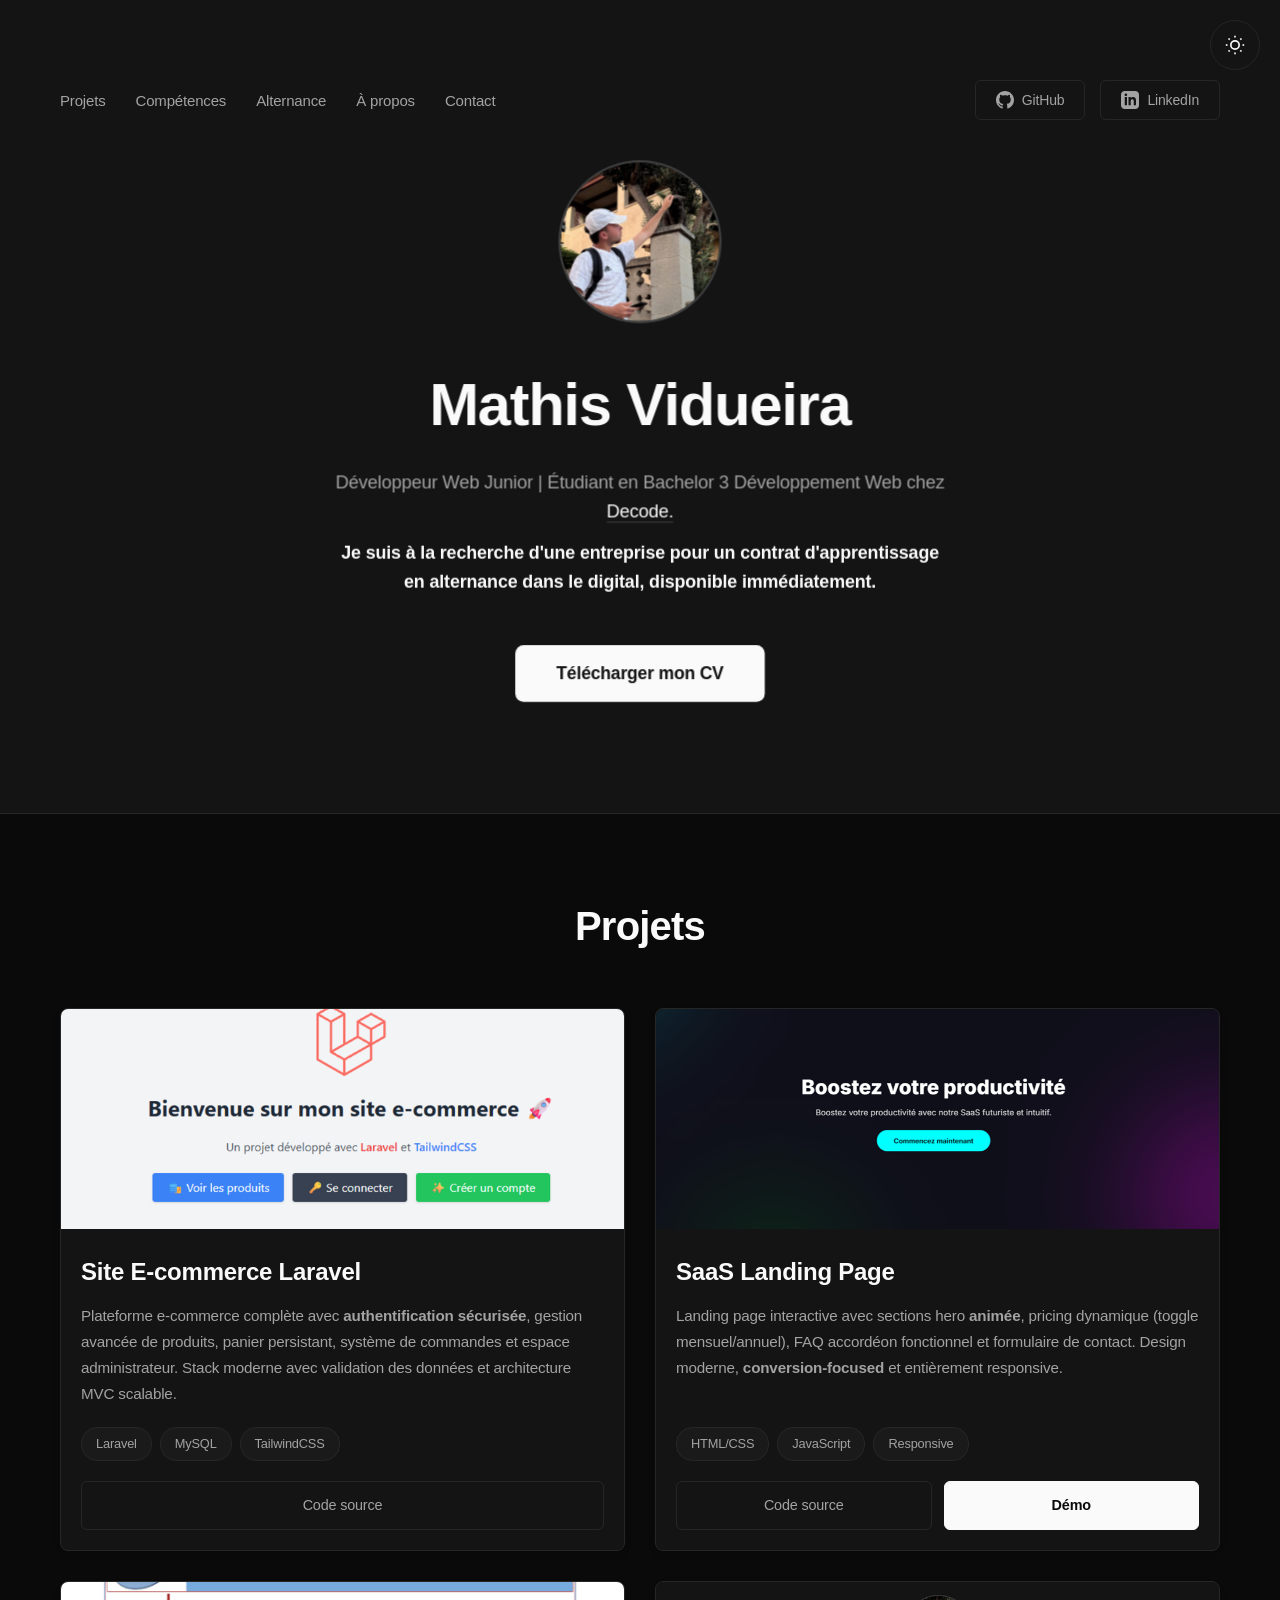
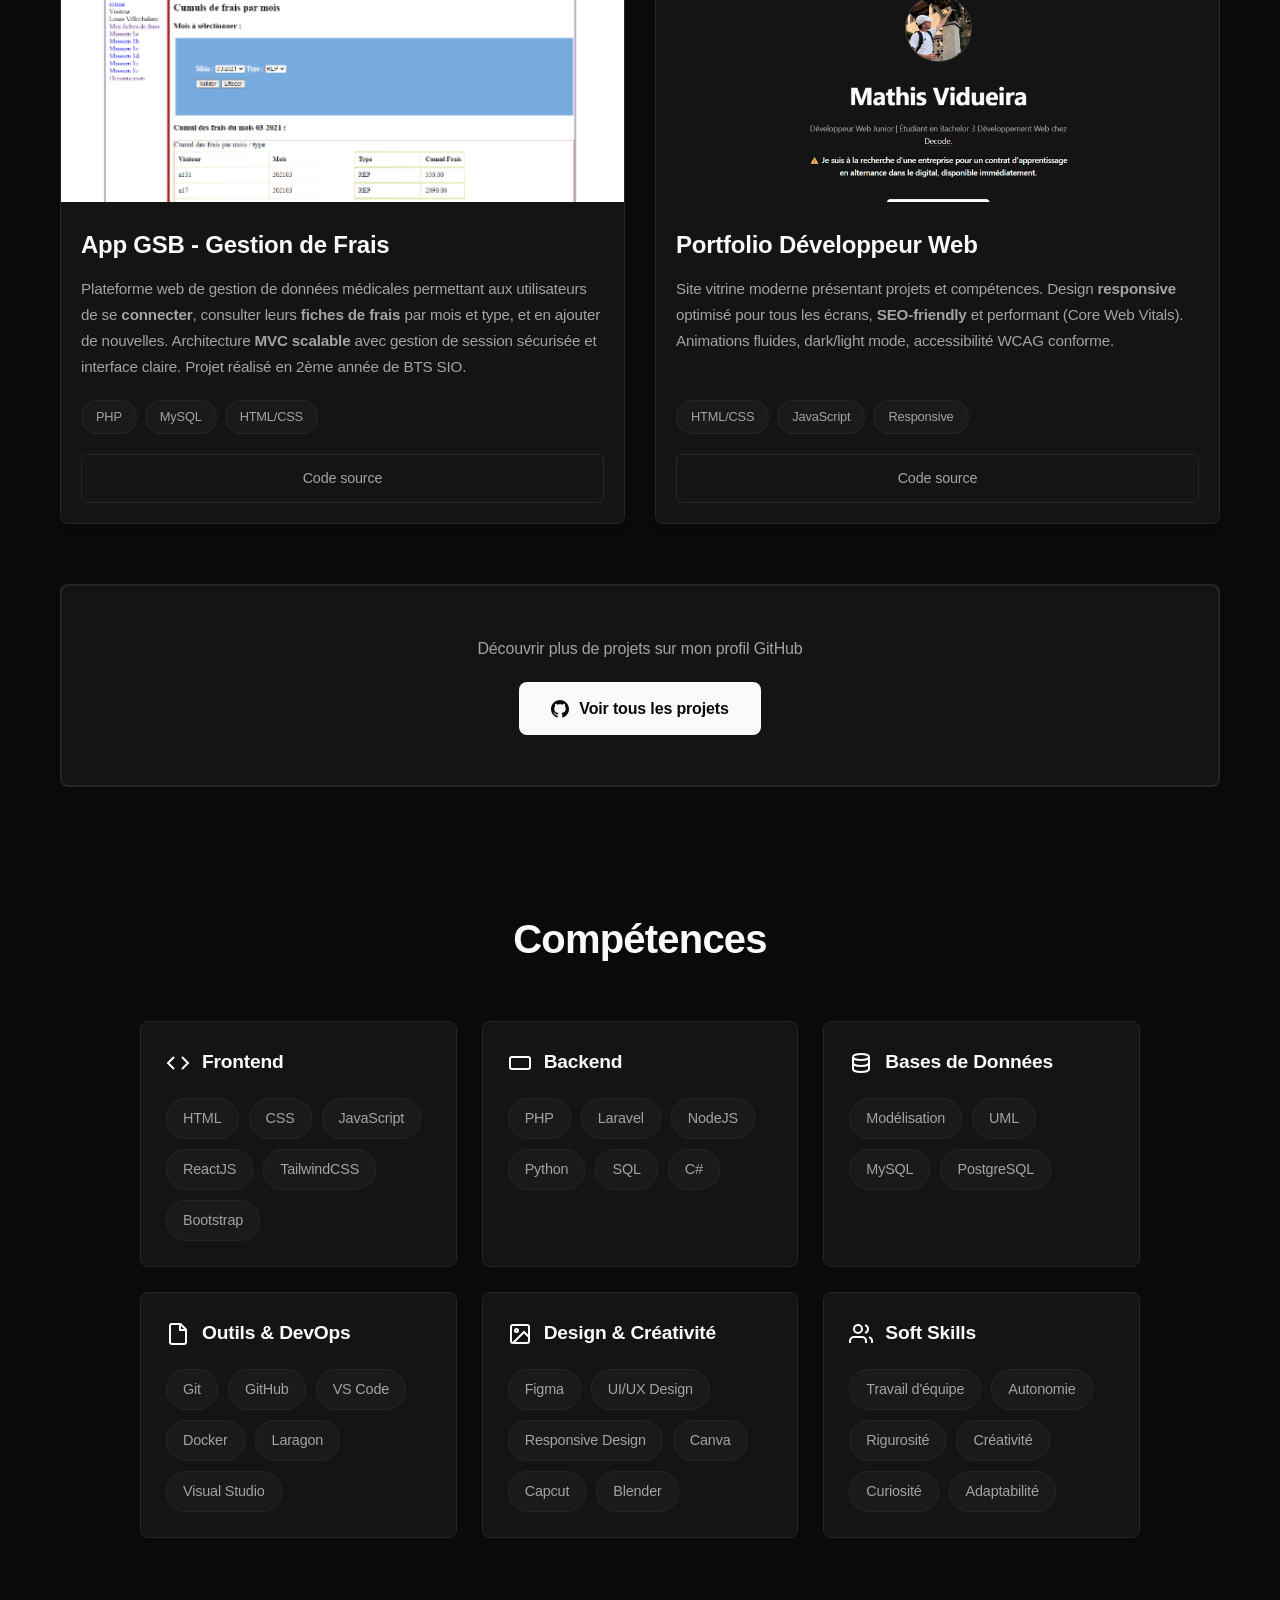
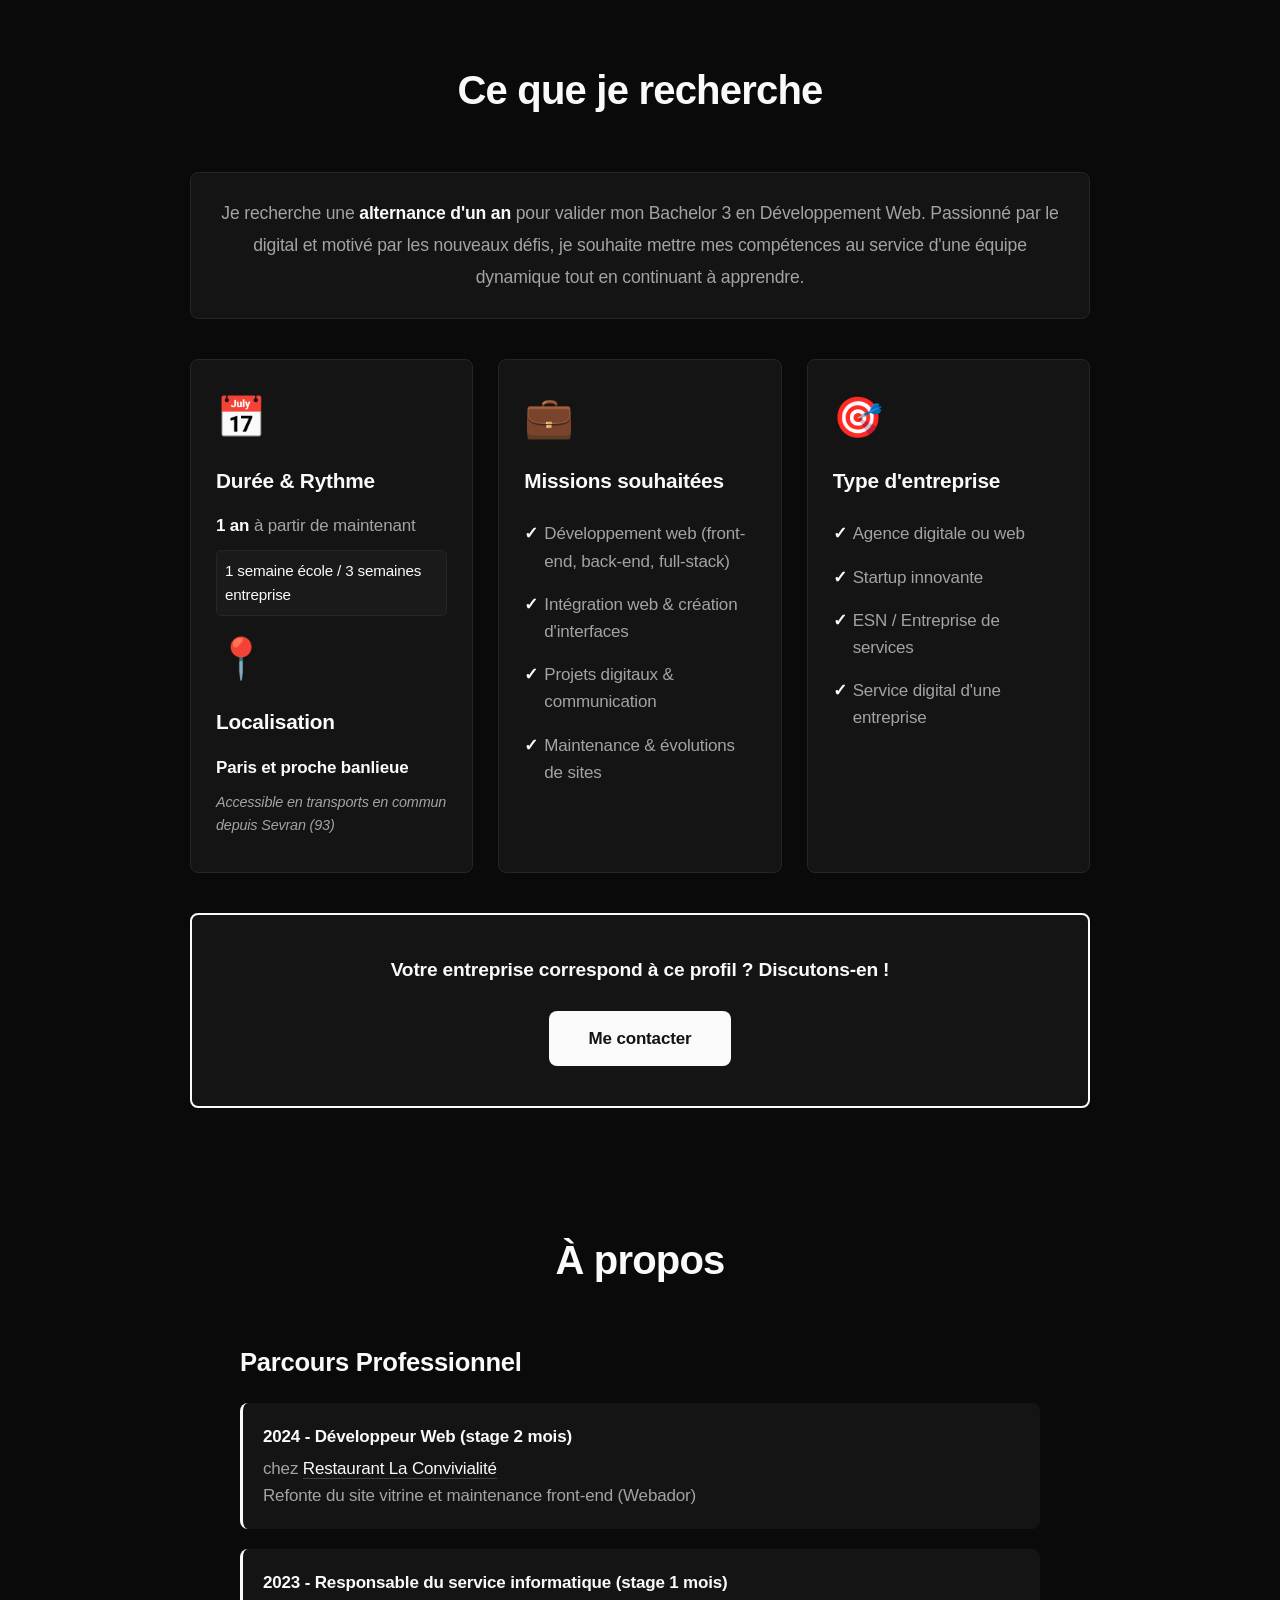
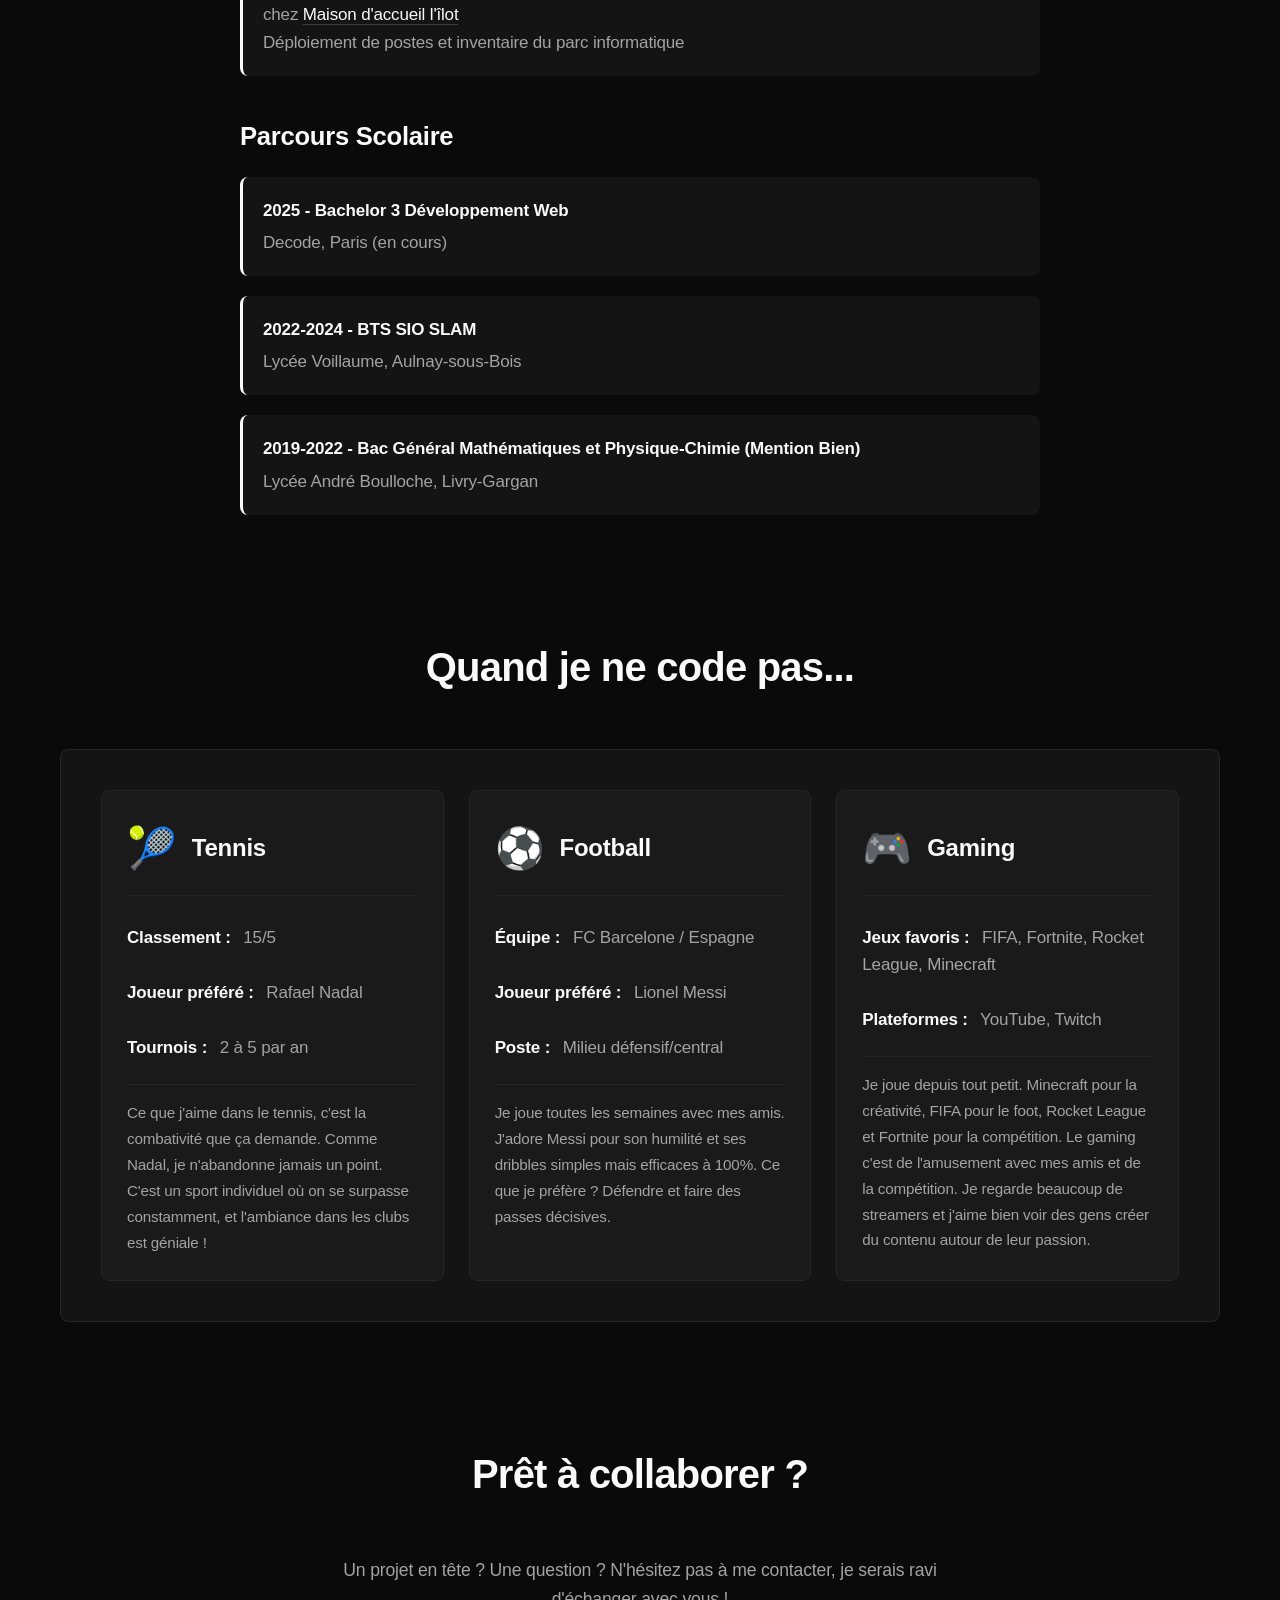
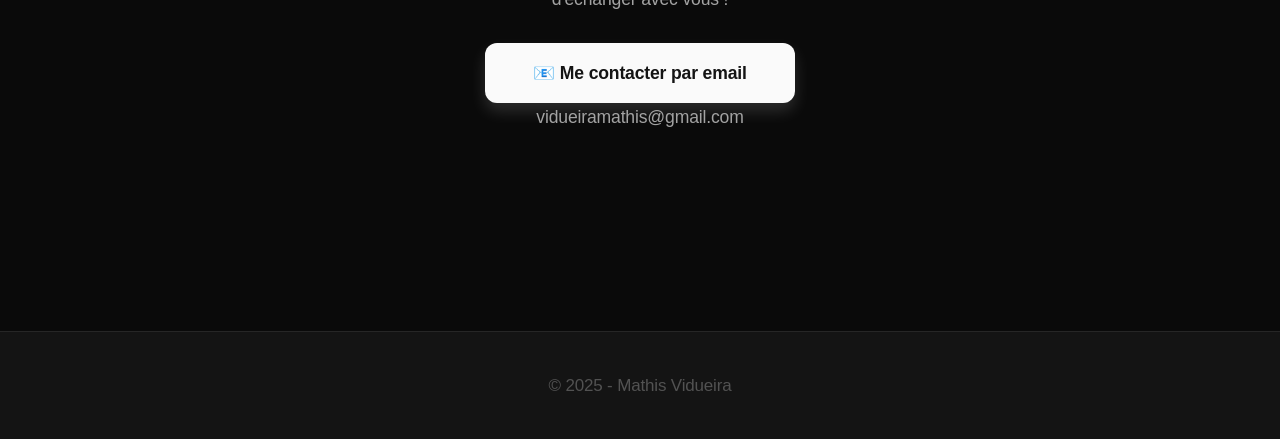
<file: index.html>
<!DOCTYPE html>
<html lang="fr">

<head>
  <meta charset="UTF-8">
  <meta name="viewport" content="width=device-width, initial-scale=1.0">
  <title>Mathis Vidueira Portfolio</title>
  <meta name="description"
    content="Portfolio de Mathis Vidueira, développeur web junior. Découvrez ses projets, compétences, parcours et contactez-le.">

  <link rel="icon" href="images/favicon/favicon.ico" type="image/x-icon">

  <!-- Open Graph pour partage sur réseaux sociaux -->
  <meta property="og:title" content="Mathis Vidueira - Développeur Web Junior">
  <meta property="og:description"
    content="Portfolio de Mathis Vidueira, développeur web junior passionné par la création de sites modernes et performants.">
  <meta property="og:image" content="https://mathisvidueira.github.io/images/og-image.jpg">
  <meta property="og:url" content="https://mathisvidueira.github.io">
  <meta property="og:type" content="website">

  <!-- Twitter Card -->
  <meta name="twitter:card" content="summary_large_image">
  <meta name="twitter:title" content="Mathis Vidueira - Développeur Web Junior">
  <meta name="twitter:description" content="Portfolio de Mathis Vidueira, développeur web junior.">

  <link rel="stylesheet" href="style.css">
</head>

<body>
  <div class="preloader">
    <div class="loader">
      <div class="orbit"></div>
      <div class="orbit"></div>
      <div class="orbit"></div>
    </div>
  </div>

  <div class="scroll-progress" id="scroll-progress"></div>

  <!-- Easter egg -->
  <div class="matrix-message" id="matrix-message">
    🎮 KONAMI CODE ACTIVATED! 🎮<br>
    <small>Press ESC to exit</small>
  </div>

  <button class="theme-toggle" id="theme-toggle" aria-label="Changer le thème">
    <svg class="sun-icon" xmlns="http://www.w3.org/2000/svg" viewBox="0 0 24 24" fill="none" stroke="currentColor"
      stroke-width="2">
      <circle cx="12" cy="12" r="5"></circle>
      <line x1="12" y1="1" x2="12" y2="3"></line>
      <line x1="12" y1="21" x2="12" y2="23"></line>
      <line x1="4.22" y1="4.22" x2="5.64" y2="5.64"></line>
      <line x1="18.36" y1="18.36" x2="19.78" y2="19.78"></line>
      <line x1="1" y1="12" x2="3" y2="12"></line>
      <line x1="21" y1="12" x2="23" y2="12"></line>
      <line x1="4.22" y1="19.78" x2="5.64" y2="18.36"></line>
      <line x1="18.36" y1="5.64" x2="19.78" y2="4.22"></line>
    </svg>
    <svg class="moon-icon" xmlns="http://www.w3.org/2000/svg" viewBox="0 0 24 24" fill="none" stroke="currentColor"
      stroke-width="2">
      <path d="M21 12.79A9 9 0 1 1 11.21 3 7 7 0 0 0 21 12.79z"></path>
    </svg>
  </button>

  <!-- Lien d'accessibilité -->
  <a href="#main-content" class="skip-to-main">Aller au contenu principal</a>

  <header class="header-3d-container">
    <nav aria-label="Navigation principale">
      <ul>
        <li><a href="#projets">Projets</a></li>
        <li><a href="#competences">Compétences</a></li>
        <li><a href="#alternance">Alternance</a></li>
        <li><a href="#a-propos">À propos</a></li>
        <li><a href="#contact">Contact</a></li>
      </ul>

      <div class="nav-buttons">
        <a href="https://github.com/siomathisa" target="_blank" class="btn-nav" rel="noopener noreferrer"
          aria-label="Voir mon profil GitHub">
          <svg xmlns="http://www.w3.org/2000/svg" width="18" height="18" viewBox="0 0 24 24" fill="currentColor">
            <path
              d="M12 0c-6.626 0-12 5.373-12 12 0 5.302 3.438 9.8 8.207 11.387.599.111.793-.261.793-.577v-2.234c-3.338.726-4.033-1.416-4.033-1.416-.546-1.387-1.333-1.756-1.333-1.756-1.089-.745.083-.729.083-.729 1.205.084 1.839 1.237 1.839 1.237 1.07 1.834 2.807 1.304 3.492.997.107-.775.418-1.305.762-1.604-2.665-.305-5.467-1.334-5.467-5.931 0-1.311.469-2.381 1.236-3.221-.124-.303-.535-1.524.117-3.176 0 0 1.008-.322 3.301 1.23.957-.266 1.983-.399 3.003-.404 1.02.005 2.047.138 3.006.404 2.291-1.552 3.297-1.23 3.297-1.23.653 1.653.242 2.874.118 3.176.77.84 1.235 1.911 1.235 3.221 0 4.609-2.807 5.624-5.479 5.921.43.372.823 1.102.823 2.222v3.293c0 .319.192.694.801.576 4.765-1.589 8.199-6.086 8.199-11.386 0-6.627-5.373-12-12-12z" />
          </svg>
          GitHub
        </a>
        <a href="https://www.linkedin.com/in/mathis-vidueira/" target="_blank" class="btn-nav" rel="noopener noreferrer"
          aria-label="Voir mon profil LinkedIn">
          <svg xmlns="http://www.w3.org/2000/svg" width="18" height="18" viewBox="0 0 24 24" fill="currentColor">
            <path
              d="M19 0h-14c-2.761 0-5 2.239-5 5v14c0 2.761 2.239 5 5 5h14c2.762 0 5-2.239 5-5v-14c0-2.761-2.238-5-5-5zm-11 19h-3v-11h3v11zm-1.5-12.268c-.966 0-1.75-.79-1.75-1.764s.784-1.764 1.75-1.764 1.75.79 1.75 1.764-.783 1.764-1.75 1.764zm13.5 12.268h-3v-5.604c0-3.368-4-3.113-4 0v5.604h-3v-11h3v1.765c1.396-2.586 7-2.777 7 2.476v6.759z" />
          </svg>
          LinkedIn
        </a>
      </div>
    </nav>

    <div class="parallax-layer">
      <img src="images/moi.jpg" alt="Photo de profil de Mathis Vidueira" class="profile-photo parallax-photo"
        width="150" height="150">

      <h1 class="parallax-title">Mathis Vidueira</h1>
      <p class="parallax-subtitle">
        Développeur Web Junior | Étudiant en Bachelor 3 Développement Web chez
        <a href="https://ecole-decode.fr/" target="_blank" rel="noopener noreferrer">Decode.</a>
      </p>
      <p class="important parallax-important">
        Je suis à la recherche d'une entreprise pour un contrat d'apprentissage en alternance dans le digital,
        disponible immédiatement.
      </p>
      <a href="pdf/CV.pdf" class="btn-cv parallax-button" download="CV-Mathis-Vidueira.pdf"
        aria-label="Télécharger mon CV en PDF">Télécharger mon CV</a>
    </div>
  </header>

  <main id="main-content">
    <section id="projets">
      <h2>Projets</h2>
      <div class="projets-list">
        <article>
          <img src="images/ecommerce-app.png" alt="Capture d'écran du site E-commerce" loading="lazy" width="300"
            height="200">
          <h3>Site E-commerce Laravel</h3>
          <p>
            Plateforme e-commerce complète avec <strong>authentification sécurisée</strong>, gestion avancée de
            produits, panier persistant, système de commandes et espace administrateur. Stack moderne avec validation
            des données et architecture MVC scalable.
          </p>
          <ul class="technos">
            <li>Laravel</li>
            <li>MySQL</li>
            <li>TailwindCSS</li>
          </ul>
          <div class="project-links">
            <a href="https://github.com/siomathisa/ecommerce-laravel" target="_blank" rel="noopener noreferrer"
              aria-label="Voir le code source du projet sur GitHub">Code source</a>
          </div>
        </article>

        <article>
          <img src="images/saas3.png" alt="Capture d'écran SaaS Landing Page" loading="lazy" width="300" height="200">
          <h3>SaaS Landing Page</h3>
          <p>
            Landing page interactive avec sections hero <strong>animée</strong>, pricing dynamique (toggle
            mensuel/annuel), FAQ accordéon fonctionnel et formulaire de contact. Design moderne,
            <strong>conversion-focused</strong> et entièrement responsive.
          </p>
          <ul class="technos">
            <li>HTML/CSS</li>
            <li>JavaScript</li>
            <li>Responsive</li>
          </ul>
          <div class="project-links">
            <a href="https://github.com/siomathisa/saas-landing-page" target="_blank" rel="noopener noreferrer"
              aria-label="Voir le code source du projet sur GitHub">Code source</a>
            <a href="https://saas-landing-page-ashy-seven.vercel.app" target="_blank" rel="noopener noreferrer"
              aria-label="Tester le projet" class="btn-demo">Démo</a>
          </div>
        </article>

        <article>
          <img src="images/screen-gsb.png" alt="Capture d'écran de l'application GSB" loading="lazy" width="300"
            height="200">
          <h3>App GSB - Gestion de Frais</h3>
          <p>
            Plateforme web de gestion de données médicales permettant aux utilisateurs de se
            <strong>connecter</strong>, consulter leurs <strong>fiches de frais</strong> par mois et type,
            et en ajouter de nouvelles. Architecture <strong>MVC scalable</strong> avec gestion de session
            sécurisée et interface claire. Projet réalisé en 2ème année de BTS SIO.
          </p>
          <ul class="technos">
            <li>PHP</li>
            <li>MySQL</li>
            <li>HTML/CSS</li>
          </ul>
          <div class="project-links">
            <a href="https://github.com/siomathisa/GSB_App" target="_blank" rel="noopener noreferrer"
              aria-label="Voir le code source du projet sur GitHub">Code source</a>
          </div>
        </article>

        <article>
          <img src="images/portfoliolast.png" alt="Capture d'écran du portfolio" loading="lazy" width="300"
            height="200">
          <h3>Portfolio Développeur Web</h3>
          <p>
            Site vitrine moderne présentant projets et compétences. Design <strong>responsive</strong> optimisé pour
            tous les écrans, <strong>SEO-friendly</strong> et performant (Core Web Vitals). Animations fluides,
            dark/light mode, accessibilité WCAG conforme.
          </p>
          <ul class="technos">
            <li>HTML/CSS</li>
            <li>JavaScript</li>
            <li>Responsive</li>
          </ul>
          <div class="project-links">
            <a href="https://github.com/siomathisa/mathisvidueira-portfolio" target="_blank" rel="noopener noreferrer"
              aria-label="Voir le code source du projet sur GitHub">Code source</a>
          </div>
        </article>
      </div>

      <div class="projects-cta">
        <p>Découvrir plus de projets sur mon profil
          GitHub</p>
        <a href="https://github.com/siomathisa" target="_blank" rel="noopener noreferrer" class="btn-github">
          <svg xmlns="http://www.w3.org/2000/svg" width="18" height="18" viewBox="0 0 24 24" fill="currentColor">
            <path
              d="M12 0c-6.626 0-12 5.373-12 12 0 5.302 3.438 9.8 8.207 11.387.599.111.793-.261.793-.577v-2.234c-3.338.726-4.033-1.416-4.033-1.416-.546-1.387-1.333-1.756-1.333-1.756-1.089-.745.083-.729.083-.729 1.205.084 1.839 1.237 1.839 1.237 1.07 1.834 2.807 1.304 3.492.997.107-.775.418-1.305.762-1.604-2.665-.305-5.467-1.334-5.467-5.931 0-1.311.469-2.381 1.236-3.221-.124-.303-.535-1.524.117-3.176 0 0 1.008-.322 3.301 1.23.957-.266 1.983-.399 3.003-.404 1.02.005 2.047.138 3.006.404 2.291-1.552 3.297-1.23 3.297-1.23.653 1.653.242 2.874.118 3.176.77.84 1.235 1.911 1.235 3.221 0 4.609-2.807 5.624-5.479 5.921.43.372.823 1.102.823 2.222v3.293c0 .319.192.694.801.576 4.765-1.589 8.199-6.086 8.199-11.386 0-6.627-5.373-12-12-12z" />
          </svg>
          Voir tous les projets
        </a>
      </div>
    </section>

    <section id="competences">
      <h2>Compétences</h2>
      <div class="competences-container">
        <div class="competences-category">
          <div class="category-header">
            <svg class="category-icon" xmlns="http://www.w3.org/2000/svg" width="24" height="24" viewBox="0 0 24 24"
              fill="none" stroke="currentColor" stroke-width="2">
              <polyline points="16 18 22 12 16 6"></polyline>
              <polyline points="8 6 2 12 8 18"></polyline>
            </svg>
            <h3>Frontend</h3>
          </div>
          <div class="skills-grid">
            <span class="skill-tag">HTML</span>
            <span class="skill-tag">CSS</span>
            <span class="skill-tag">JavaScript</span>
            <span class="skill-tag">ReactJS</span>
            <span class="skill-tag">TailwindCSS</span>
            <span class="skill-tag">Bootstrap</span>
          </div>
        </div>

        <div class="competences-category">
          <div class="category-header">
            <svg class="category-icon" xmlns="http://www.w3.org/2000/svg" width="24" height="24" viewBox="0 0 24 24"
              fill="none" stroke="currentColor" stroke-width="2">
              <rect x="2" y="6" width="20" height="12" rx="2"></rect>
              <path d="M12 12h.01"></path>
            </svg>
            <h3>Backend</h3>
          </div>
          <div class="skills-grid">
            <span class="skill-tag">PHP</span>
            <span class="skill-tag">Laravel</span>
            <span class="skill-tag">NodeJS</span>
            <span class="skill-tag">Python</span>
            <span class="skill-tag">SQL</span>
            <span class="skill-tag">C#</span>
          </div>
        </div>

        <div class="competences-category">
          <div class="category-header">
            <svg class="category-icon" xmlns="http://www.w3.org/2000/svg" width="24" height="24" viewBox="0 0 24 24"
              fill="none" stroke="currentColor" stroke-width="2">
              <ellipse cx="12" cy="6" rx="8" ry="3"></ellipse>
              <path d="M4 6v6c0 1.657 3.582 3 8 3s8-1.343 8-3V6"></path>
              <path d="M4 12v6c0 1.657 3.582 3 8 3s8-1.343 8-3v-6"></path>
            </svg>
            <h3>Bases de Données</h3>
          </div>
          <div class="skills-grid">
            <span class="skill-tag">Modélisation</span>
            <span class="skill-tag">UML</span>
            <span class="skill-tag">MySQL</span>
            <span class="skill-tag">PostgreSQL</span>
          </div>
        </div>

        <div class="competences-category">
          <div class="category-header">
            <svg class="category-icon" xmlns="http://www.w3.org/2000/svg" width="24" height="24" viewBox="0 0 24 24"
              fill="none" stroke="currentColor" stroke-width="2">
              <path d="M14.5 2H6a2 2 0 0 0-2 2v16a2 2 0 0 0 2 2h12a2 2 0 0 0 2-2V7.5L14.5 2z"></path>
              <polyline points="14 2 14 8 20 8"></polyline>
            </svg>
            <h3>Outils & DevOps</h3>
          </div>
          <div class="skills-grid">
            <span class="skill-tag">Git</span>
            <span class="skill-tag">GitHub</span>
            <span class="skill-tag">VS Code</span>
            <span class="skill-tag">Docker</span>
            <span class="skill-tag">Laragon</span>
            <span class="skill-tag">Visual Studio</span>
          </div>
        </div>

        <div class="competences-category">
          <div class="category-header">
            <svg class="category-icon" xmlns="http://www.w3.org/2000/svg" width="24" height="24" viewBox="0 0 24 24"
              fill="none" stroke="currentColor" stroke-width="2">
              <rect x="3" y="3" width="18" height="18" rx="2" ry="2"></rect>
              <circle cx="8.5" cy="8.5" r="1.5"></circle>
              <polyline points="21 15 16 10 5 21"></polyline>
            </svg>
            <h3>Design & Créativité</h3>
          </div>
          <div class="skills-grid">
            <span class="skill-tag">Figma</span>
            <span class="skill-tag">UI/UX Design</span>
            <span class="skill-tag">Responsive Design</span>
            <span class="skill-tag">Canva</span>
            <span class="skill-tag">Capcut</span>
            <span class="skill-tag">Blender</span>
          </div>
        </div>

        <div class="competences-category">
          <div class="category-header">
            <svg class="category-icon" xmlns="http://www.w3.org/2000/svg" width="24" height="24" viewBox="0 0 24 24"
              fill="none" stroke="currentColor" stroke-width="2">
              <path d="M17 21v-2a4 4 0 0 0-4-4H5a4 4 0 0 0-4 4v2"></path>
              <circle cx="9" cy="7" r="4"></circle>
              <path d="M23 21v-2a4 4 0 0 0-3-3.87m-4-12a4 4 0 0 1 0 7.75"></path>
            </svg>
            <h3>Soft Skills</h3>
          </div>
          <div class="skills-grid">
            <span class="skill-tag">Travail d'équipe</span>
            <span class="skill-tag">Autonomie</span>
            <span class="skill-tag">Rigurosité</span>
            <span class="skill-tag">Créativité</span>
            <span class="skill-tag">Curiosité</span>
            <span class="skill-tag">Adaptabilité</span>
          </div>
        </div>
      </div>
    </section>

    <section id="alternance">
      <h2>Ce que je recherche</h2>
      <div class="alternance-container">
        <div class="alternance-intro">
          <p>
            Je recherche une <strong>alternance d'un an</strong> pour valider mon Bachelor 3 en Développement Web.
            Passionné par le digital et motivé par les nouveaux défis, je souhaite mettre mes compétences au service
            d'une équipe dynamique tout en continuant à apprendre.
          </p>
        </div>

        <div class="alternance-grid">
          <div class="alternance-card">
            <div class="alternance-icon">📅</div>
            <h3>Durée & Rythme</h3>
            <p><strong>1 an</strong> à partir de maintenant</p>
            <p class="rythme">1 semaine école / 3 semaines entreprise</p>

            <div class="alternance-icon">📍</div>
            <h3>Localisation</h3>
            <p><strong>Paris et proche banlieue</strong></p>
            <p class="localisation-detail">Accessible en transports en commun depuis Sevran (93)</p>
          </div>

          <div class="alternance-card">
            <div class="alternance-icon">💼</div>
            <h3>Missions souhaitées</h3>
            <ul>
              <li>Développement web (front-end, back-end, full-stack)</li>
              <li>Intégration web & création d'interfaces</li>
              <li>Projets digitaux & communication</li>
              <li>Maintenance & évolutions de sites</li>
            </ul>
          </div>

          <div class="alternance-card">
            <div class="alternance-icon">🎯</div>
            <h3>Type d'entreprise</h3>
            <ul>
              <li>Agence digitale ou web</li>
              <li>Startup innovante</li>
              <li>ESN / Entreprise de services</li>
              <li>Service digital d'une entreprise</li>
            </ul>
          </div>
        </div>

        <div class="alternance-cta">
          <p>Votre entreprise correspond à ce profil ? Discutons-en !</p>
          <a href="#contact" class="btn-contact">Me contacter</a>
        </div>
      </div>
    </section>

    <section id="a-propos">
      <h2>À propos</h2>
      <div class="parcours">
        <h3>Parcours Professionnel</h3>
        <ul>
          <li>
            <strong>2024 - Développeur Web (stage 2 mois)</strong> chez
            <a href="https://share.google/seSLNIs3xXia0CaO8" target="_blank" rel="noopener noreferrer">Restaurant La
              Convivialité</a>
            <br>
            Refonte du site vitrine et maintenance front-end (Webador)
          </li>
          <li>
            <strong>2023 - Responsable du service informatique (stage 1 mois)</strong> chez
            <a href="https://www.ilot.asso.fr/" target="_blank" rel="noopener noreferrer">Maison d'accueil l'îlot</a>
            <br>
            Déploiement de postes et inventaire du parc informatique
          </li>
        </ul>

        <h3>Parcours Scolaire</h3>
        <ul>
          <li>
            <strong>2025 - Bachelor 3 Développement Web</strong> Decode, Paris (en cours)
          </li>
          <li>
            <strong>2022-2024 - BTS SIO SLAM</strong> Lycée Voillaume, Aulnay-sous-Bois
          </li>
          <li>
            <strong>2019-2022 - Bac Général Mathématiques et Physique-Chimie (Mention Bien)</strong>
            Lycée André Boulloche, Livry-Gargan
          </li>
        </ul>
      </div>
    </section>

    <section id="centres-interet">
      <h2>Quand je ne code pas...</h2>

      <div class="interests-container">
        <div class="interests-grid-full">
          <div class="interest-card-full">
            <div class="card-header">
              <span class="interest-icon-large">🎾</span>
              <h3>Tennis</h3>
            </div>
            <div class="card-content">
              <div class="info-item"><strong>Classement :</strong> 15/5</div>
              <div class="info-item"><strong>Joueur préféré :</strong> Rafael Nadal</div>
              <div class="info-item"><strong>Tournois :</strong> 2 à 5 par an</div>

              <p class="passion-text">
                Ce que j'aime dans le tennis, c'est la combativité que ça demande. Comme Nadal, je n'abandonne jamais un
                point. C'est un
                sport individuel où on se surpasse constamment, et l'ambiance dans les clubs est géniale !
              </p>
            </div>
          </div>

          <div class="interest-card-full">
            <div class="card-header">
              <span class="interest-icon-large">⚽</span>
              <h3>Football</h3>
            </div>
            <div class="card-content">
              <div class="info-item"><strong>Équipe :</strong> FC Barcelone / Espagne</div>
              <div class="info-item"><strong>Joueur préféré :</strong> Lionel Messi</div>
              <div class="info-item"><strong>Poste :</strong> Milieu défensif/central</div>

              <p class="passion-text">
                Je joue toutes les semaines avec mes amis. J'adore Messi pour son humilité et ses dribbles simples mais
                efficaces à 100%.
                Ce que je préfère ? Défendre et faire des passes décisives.
              </p>
            </div>
          </div>

          <div class="interest-card-full">
            <div class="card-header">
              <span class="interest-icon-large">🎮</span>
              <h3>Gaming</h3>
            </div>
            <div class="card-content">
              <div class="info-item"><strong>Jeux favoris :</strong> FIFA, Fortnite, Rocket League, Minecraft</div>
              <div class="info-item"><strong>Plateformes :</strong> YouTube, Twitch</div>

              <p class="passion-text">
                Je joue depuis tout petit. Minecraft pour la créativité, FIFA pour le foot, Rocket League et Fortnite
                pour la compétition. Le gaming
                c'est de l'amusement avec mes amis et de la compétition. Je regarde beaucoup de streamers et j'aime bien
                voir des gens
                créer du contenu autour de leur passion.
              </p>
            </div>
          </div>
        </div>
      </div>
    </section>

    <section id="contact">
      <h2>Prêt à collaborer ?</h2>
      <p>
        Un projet en tête ? Une question ? N'hésitez pas à me contacter, je serais ravi d'échanger avec vous !
      </p>
      <a href="mailto:vidueiramathis@gmail.com" class="btn-contact btn-contact-primary" aria-label="M'envoyer un email">
        📧 Me contacter par email
      </a>
      <p>
        vidueiramathis@gmail.com
      </p>
    </section>
  </main>

  <button id="scroll-to-top" class="scroll-to-top" aria-label="Retour en haut de la page"
    title="Retour en haut">↑</button>

  <footer>
    <p>&copy; 2025 - Mathis Vidueira</p>
  </footer>

  <script src="script.js"></script>
</body>

</html>
</file>
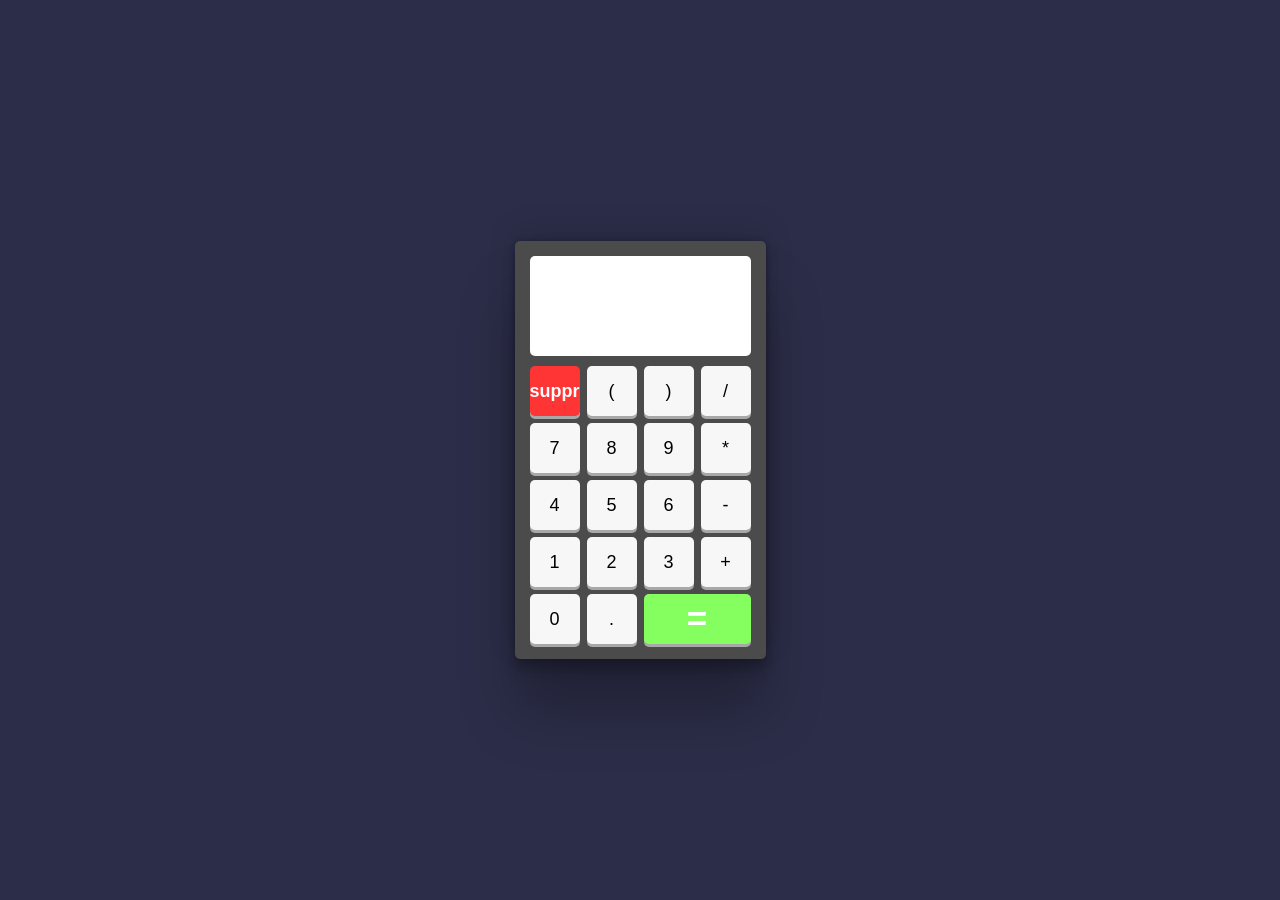
<file: calculatrice-js/index.html>
<!DOCTYPE html>
<html lang="en">

<head>
    <meta charset="UTF-8">
    <meta name="viewport" content="width=device-width, initial-scale=1.0">
    <link rel="stylesheet" href="./style.css">
    <link rel="shortcut icon" href="icon.png">
    <title>Calculatrice JS</title>
</head>

<body>
    <div class="calculatrice">
        <div class="ecran"></div>
        <div class="touches">
            <!-- Boutons de la calculatrice avec attributs data-key pour identifier chaque touche -->
            <button data-key="8" class="bouton">suppr</button>
            <button data-key="53" class="bouton">(</button>
            <button data-key="219" class="bouton">)</button>
            <button data-key="111" class="bouton">/</button>
            <button data-key="103" class="bouton">7</button>
            <button data-key="104" class="bouton">8</button>
            <button data-key="105" class="bouton">9</button>
            <button data-key="106" class="bouton">*</button>
            <button data-key="100" class="bouton">4</button>
            <button data-key="101" class="bouton">5</button>
            <button data-key="102" class="bouton">6</button>
            <button data-key="109" class="bouton">-</button>
            <button data-key="97" class="bouton">1</button>
            <button data-key="98" class="bouton">2</button>
            <button data-key="99" class="bouton">3</button>
            <button data-key="107" class="bouton">+</button>
            <button data-key="96" class="bouton">0</button>
            <button data-key="110" class="bouton">.</button>
            <button data-key="13" class="bouton">=</button>
        </div>
    </div>
    <script src="./script.js"></script>
</body>

</html>
</file>
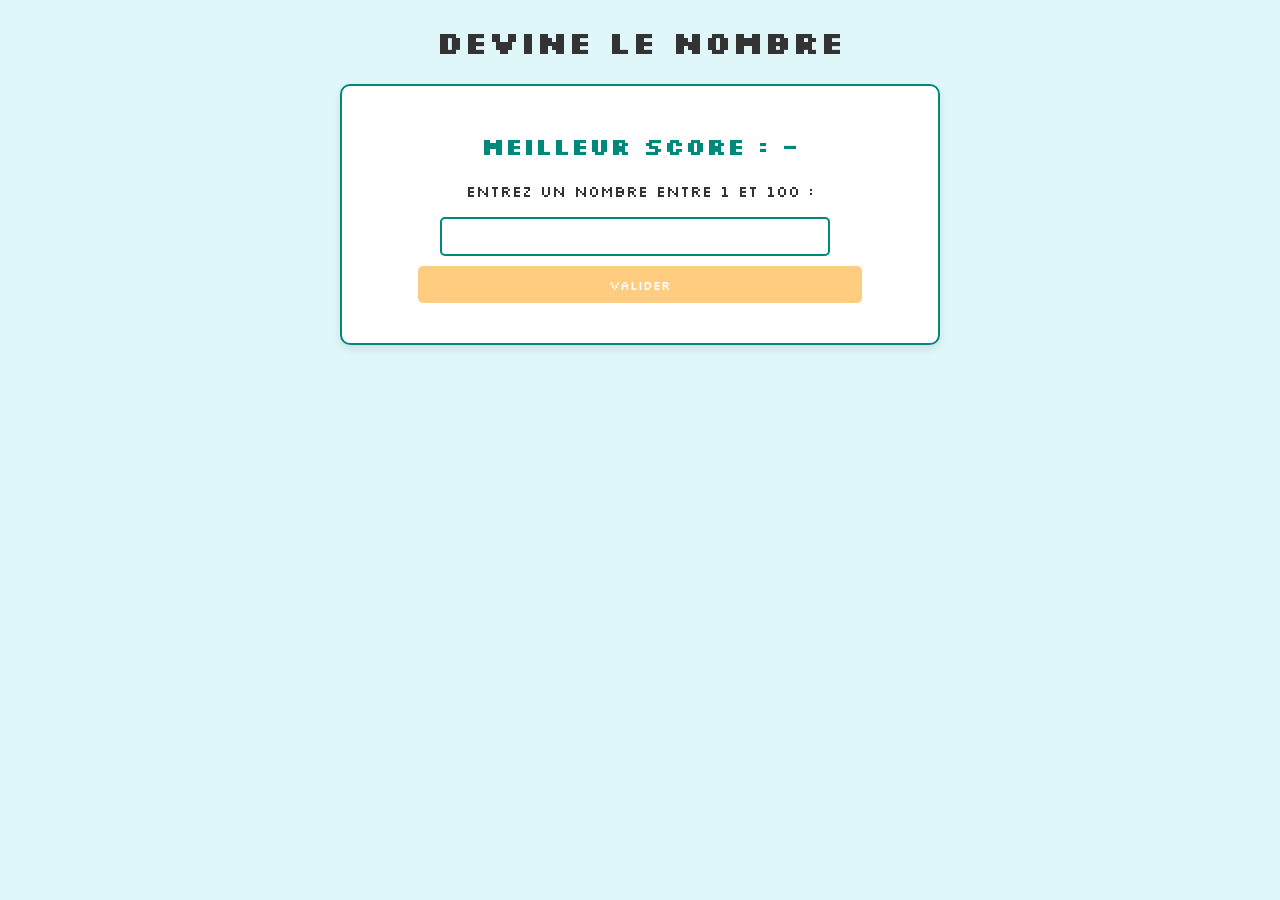
<file: devinenombre-js/index.html>
<!DOCTYPE html>
<html lang="fr">
<head>
    <meta charset="UTF-8">
    <meta name="viewport" content="width=device-width, initial-scale=1.0">
    <link rel="stylesheet" href="style.css">
    <link rel="preconnect" href="https://fonts.googleapis.com">
    <link rel="preconnect" href="https://fonts.gstatic.com" crossorigin>
    <link href="https://fonts.googleapis.com/css2?family=Silkscreen:wght@400;700&display=swap" rel="stylesheet">
    <link rel="shortcut icon" href="icon.png">
    <title>Devine le nombre</title>
</head>
<body>
    <h1>Devine le nombre</h1>
    <div id="game-container">
        <p id="best-score">Meilleur score : -</p>
        <p>Entrez un nombre entre 1 et 100 :</p>
        <input type="number" id="guess-input" min="1" max="100">
        <button id="guess-btn">Valider</button>
        <p id="result-msg"></p>
        <button id="restart-btn" style="display: none;">Recommencer</button>
    </div>

    <div id="modal" class="modal">
        <div class="modal-content">
            <span class="close">&times;</span>
            <p id="modal-msg"></p>
            <button id="modal-restart-btn">Recommencer</button>
        </div>
    </div>

    <script src="script.js" defer></script>
</body>
</html>
</file>
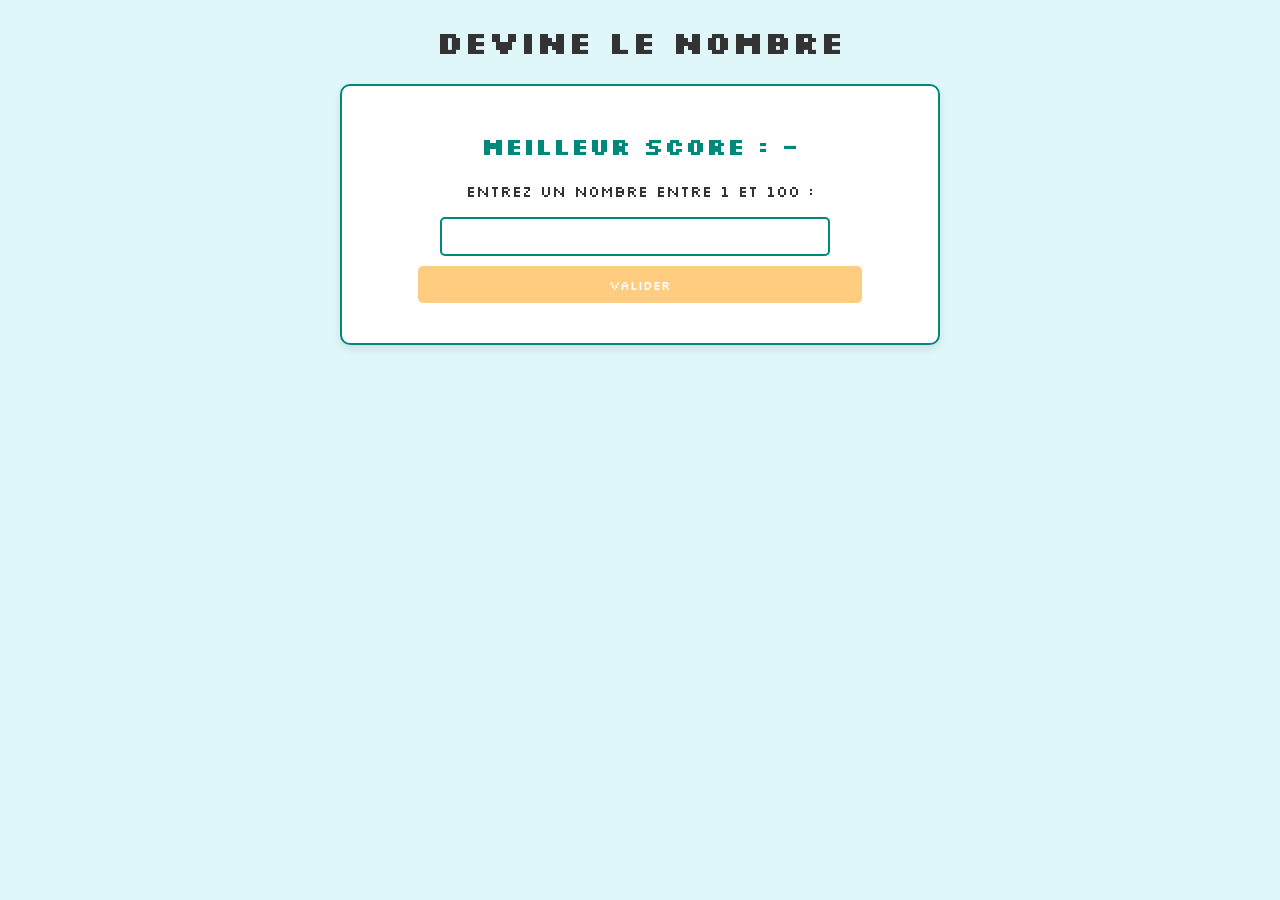
<file: projets/devinenombre-js/index.html>
<!DOCTYPE html>
<html lang="fr">
<head>
    <meta charset="UTF-8">
    <meta name="viewport" content="width=device-width, initial-scale=1.0">
    <link rel="stylesheet" href="style.css">
    <link rel="preconnect" href="https://fonts.googleapis.com">
    <link rel="preconnect" href="https://fonts.gstatic.com" crossorigin>
    <link href="https://fonts.googleapis.com/css2?family=Silkscreen:wght@400;700&display=swap" rel="stylesheet">
    <link rel="shortcut icon" href="icon.png">
    <title>Devine le nombre</title>
</head>
<body>
    <h1>Devine le nombre</h1>
    <div id="game-container">
        <p id="best-score">Meilleur score : -</p>
        <p>Entrez un nombre entre 1 et 100 :</p>
        <input type="number" id="guess-input" min="1" max="100">
        <button id="guess-btn">Valider</button>
        <p id="result-msg"></p>
        <button id="restart-btn" style="display: none;">Recommencer</button>
    </div>

    <div id="modal" class="modal">
        <div class="modal-content">
            <span class="close">&times;</span>
            <p id="modal-msg"></p>
            <button id="modal-restart-btn">Recommencer</button>
        </div>
    </div>

    <script src="script.js" defer></script>
</body>
</html>
</file>
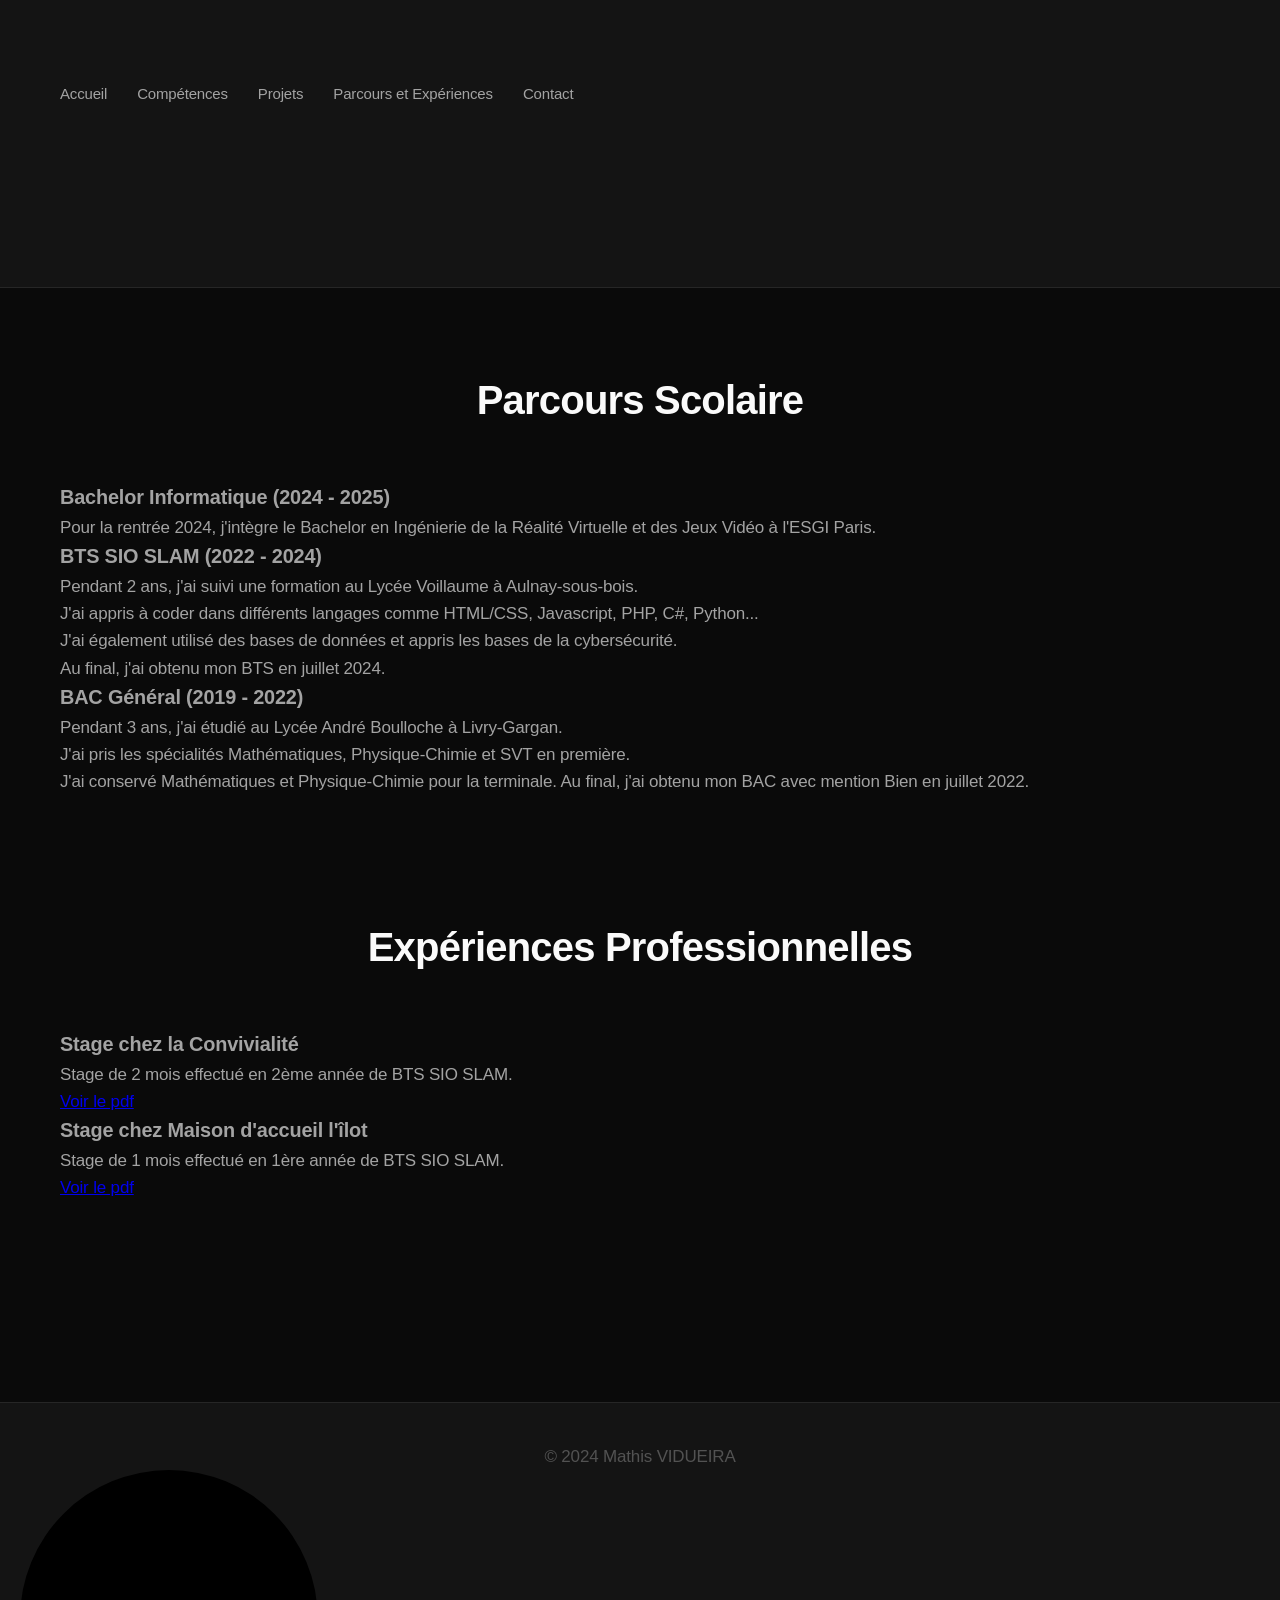
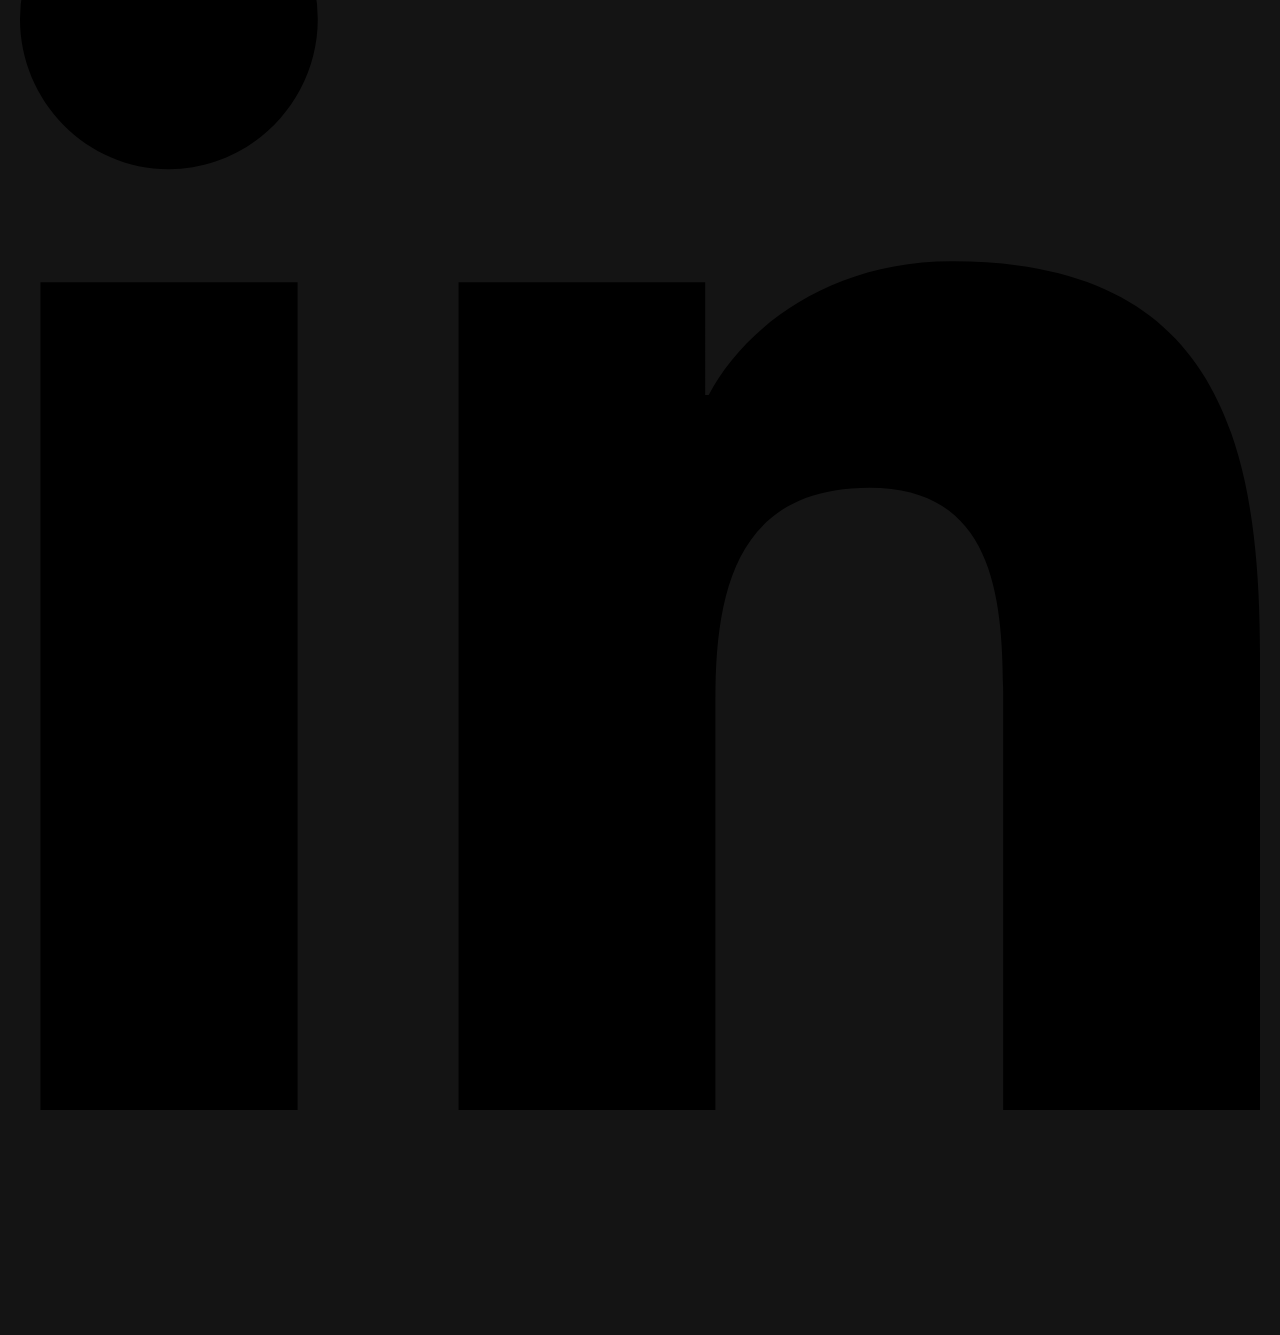
<file: parcours-experiences.html>
<!DOCTYPE html>
<html lang="en">
<head>
    <meta charset="UTF-8">
    <meta name="viewport" content="width=device-width, initial-scale=1.0">
    <link rel="shortcut icon" href="images/favicon.png" type="image/x-icon">
    <link rel="stylesheet" href="style.css">
    <title>Portfolio M.VIDUEIRA - Parcours</title>
</head>
<body>
    
    <header>
        <nav>
            <ul>
                <li><a href="index.html">Accueil</a></li>
                <li><a href="competences.html">Compétences</a></li>
                <li><a href="projets-veille.html">Projets</a></li>
                <li><a href="#" class="active">Parcours et Expériences</a></li>
                <li><a href="contact.html">Contact</a></li>
            </ul>
        </nav>
    </header>

    <main class="main-parcours">
        <section class="education">
            <h2>Parcours Scolaire</h2>
            <div class="education-item">
                <h3>Bachelor Informatique (2024 - 2025)</h3>
                <p>Pour la rentrée 2024, j'intègre le Bachelor en Ingénierie de la Réalité Virtuelle et des Jeux Vidéo à l'ESGI Paris.</p>
            </div>
            <div class="education-item">
                <h3>BTS SIO SLAM (2022 - 2024)</h3>
                <p>Pendant 2 ans, j'ai suivi une formation au Lycée Voillaume à Aulnay-sous-bois. <br>
                    J'ai appris à coder dans différents langages comme HTML/CSS, Javascript, PHP, C#, Python... <br>
                    J'ai également utilisé des bases de données et appris les bases de la cybersécurité. <br>
                    Au final, j'ai obtenu mon BTS en juillet 2024.
                </p>
            </div>
            <div class="education-item">
                <h3>BAC Général (2019 - 2022)</h3>
                <p>Pendant 3 ans, j'ai étudié au Lycée André Boulloche à Livry-Gargan. <br>
                    J'ai pris les spécialités Mathématiques, Physique-Chimie et SVT en première. <br>
                    J'ai conservé Mathématiques et Physique-Chimie pour la terminale.
                    Au final, j'ai obtenu mon BAC avec mention Bien en juillet 2022.
                </p>
            </div>
        </section>
    
        <section class="experience">
            <h2>Expériences Professionnelles</h2>
            <div class="experience-item">
                <h3>Stage chez la Convivialité</h3>
                <p>Stage de 2 mois effectué en 2ème année de BTS SIO SLAM.</p>
                <a href="pdf/Stage_LaConvivialite_Vidueira_Mathis.pdf" class="btn-content" target="_blank">Voir le pdf</a>
            </div>
            <div class="experience-item">
                <h3>Stage chez Maison d'accueil l'îlot</h3>
                <p>Stage de 1 mois effectué en 1ère année de BTS SIO SLAM.</p>
                <a href="pdf/Stage_MaisonIlot_Vidueira_Mathis.pdf" class="btn-content" target="_blank">Voir le pdf</a>
            </div>
        </section>
    </main>
    

    <footer>
        <p>&copy; 2024 Mathis VIDUEIRA</p>
        <a class="socialContainer containerThree" href="https://www.linkedin.com/in/mathis-vidueira-714991252/" target="_blank">
            <svg viewBox="0 0 448 512" class="socialSvg linkdinSvg"><path d="M100.28 448H7.4V148.9h92.88zM53.79 108.1C24.09 108.1 0 83.5 0 53.8a53.79 53.79 0 0 1 107.58 0c0 29.7-24.1 54.3-53.79 54.3zM447.9 448h-92.68V302.4c0-34.7-.7-79.2-48.29-79.2-48.29 0-55.69 37.7-55.69 76.7V448h-92.78V148.9h89.08v40.8h1.3c12.4-23.5 42.69-48.3 87.88-48.3 94 0 111.28 61.9 111.28 142.3V448z"></path></svg>
        </a>
    </footer>
    
</body>
</html>
</file>
<file: style.css>
/* RESET & VARIABLES CSS */
*, ::before, ::after {
  margin: 0;
  padding: 0;
  box-sizing: border-box;
}

:root {
  /* Thème sombre (par défaut) */
  --bg-primary: #0a0a0a;
  --bg-secondary: #141414;
  --bg-tertiary: #1a1a1a;
  --text-primary: #fafafa;
  --text-secondary: #a3a3a3;
  --text-tertiary: #525252;
  --border-light: #262626;
  --border-medium: #404040;
  --accent: #e5e5e5;

  --spacing-xs: 8px;
  --spacing-sm: 15px;
  --spacing-md: 25px;
  --spacing-lg: 40px;
  --spacing-xl: 80px;
  --border-radius: 8px;
  --transition: all 0.3s ease;
}

/* Thème clair */
[data-theme="light"] {
  --bg-primary: #fafafa;
  --bg-secondary: #ffffff;
  --bg-tertiary: #f5f5f5;
  --text-primary: #0a0a0a;
  --text-secondary: #525252;
  --text-tertiary: #a3a3a3;
  --border-light: #e5e5e5;
  --border-medium: #d4d4d4;
  --accent: #171717;
}

/* UTILITAIRES GLOBAUX */
html {
  scroll-behavior: smooth;
}

body {
  font-family: Inter, -apple-system, BlinkMacSystemFont, 'Segoe UI', Roboto, sans-serif;
  background: var(--bg-primary);
  color: var(--text-secondary);
  line-height: 1.6;
  overflow-x: hidden;
  font-size: 17px;
  letter-spacing: -0.01em;
}

/* Transitions changement de thème */
*, body {
  transition: background-color 0.5s ease, color 0.5s ease, border-color 0.5s ease;
}

/* BARRE DE PROGRESSION & PRELOADER */
.scroll-progress {
  position: fixed;
  top: 0;
  left: 0;
  height: 3px;
  background: var(--text-primary);
  z-index: 10000;
  width: 0%;
  transition: width 0.1s ease;
}

.preloader {
  position: fixed;
  inset: 0;
  background: var(--bg-primary);
  display: flex;
  align-items: center;
  justify-content: center;
  z-index: 99999;
  transition: opacity 0.5s ease, visibility 0.5s ease;
}

.preloader.hidden {
  opacity: 0;
  visibility: hidden;
}

.loader {
  position: relative;
  width: 80px;
  height: 80px;
}

.orbit {
  position: absolute;
  inset: 0;
  border-radius: 50%;
  border: 2px solid transparent;
  animation: rotateOrbit linear infinite;
}

.orbit:nth-child(1) {
  width: 80px;
  height: 80px;
  border-image: linear-gradient(45deg, #e5e5e5 0%, transparent 70%) 1;
  animation-duration: 3s;
}

.orbit:nth-child(2) {
  width: 60px;
  height: 60px;
  border-image: linear-gradient(45deg, transparent 30%, #a3a3a3 100%) 1;
  animation-duration: 2s;
  animation-direction: reverse;
  top: 10px;
  left: 10px;
}

.orbit:nth-child(3) {
  width: 40px;
  height: 40px;
  border-image: linear-gradient(45deg, #525252 0%, #e5e5e5 100%) 1;
  animation-duration: 1.5s;
  top: 20px;
  left: 20px;
}

.loader::after {
  content: '';
  position: absolute;
  inset: 35px;
  background: radial-gradient(circle, #e5e5e5 0%, transparent 70%);
  border-radius: 50%;
  animation: pulse 1.5s ease-in-out infinite;
}

@keyframes rotateOrbit {
  from {
    transform: rotate(0deg);
  }

  to {
    transform: rotate(360deg);
  }
}

@keyframes pulse {

  0%,
  100% {
    transform: scale(0.8);
    opacity: 0.3;
  }

  50% {
    transform: scale(1);
    opacity: 0.8;
  }
}

/* MODE MATRIX (Easter Egg Konami Code) */
body.matrix-mode {
  background: #000 !important;
  color: #0f0 !important;
}

body.matrix-mode * {
  color: #0f0 !important;
  border-color: #0f0 !important;
}

body.matrix-mode .theme-toggle,
body.matrix-mode .scroll-progress,
body.matrix-mode .btn-cv,
body.matrix-mode .btn-contact,
body.matrix-mode .btn-demo {
  background: #0f0 !important;
  color: #000 !important;
}

.matrix-message {
  position: fixed;
  top: 50%;
  left: 50%;
  transform: translate(-50%, -50%);
  background: #000;
  color: #0f0;
  padding: 30px 50px;
  border: 2px solid #0f0;
  border-radius: 8px;
  font-family: 'Courier New', monospace;
  font-size: 1.5rem;
  z-index: 100000;
  text-align: center;
  animation: glitch 0.3s infinite;
  display: none;
}

.matrix-message.show {
  display: block;
}

@keyframes glitch {

  0%,
  100% {
    transform: translate(-50%, -50%);
  }

  25% {
    transform: translate(-48%, -50%);
  }

  50% {
    transform: translate(-50%, -52%);
  }

  75% {
    transform: translate(-52%, -50%);
  }
}

/* BOUTON DE CHANGEMENT DE THÈME */
.theme-toggle {
  position: fixed;
  top: 20px;
  right: 20px;
  width: 50px;
  height: 50px;
  background: var(--bg-secondary);
  border: 1px solid var(--border-light);
  border-radius: 50%;
  cursor: pointer;
  z-index: 9999;
  display: flex;
  align-items: center;
  justify-content: center;
  transition: var(--transition);
}

.theme-toggle:hover {
  border-color: var(--text-primary);
  transform: translateY(-2px);
}

.theme-toggle svg {
  width: 20px;
  height: 20px;
  color: var(--text-primary);
}

/* Gestion affichage des icônes selon le thème */
.theme-toggle .sun-icon {
  display: block;
}

.theme-toggle .moon-icon {
  display: none;
}

[data-theme="light"] .theme-toggle .sun-icon {
  display: none;
}

[data-theme="light"] .theme-toggle .moon-icon {
  display: block;
}

/* CLASSES UTILITAIRES */
.important {
  color: var(--text-primary);
  font-weight: 600;
  margin-top: 10px;
}

.skip-to-main {
  position: absolute;
  top: -100px;
  left: 10px;
  background: var(--text-primary);
  color: var(--bg-secondary);
  padding: 10px 20px;
  text-decoration: none;
  z-index: 100;
  border-radius: 5px;
  transition: var(--transition);
}

.skip-to-main:focus {
  top: 10px;
}

/* ANIMATIONS */
@keyframes fadeInUp {
  from {
    opacity: 0;
    transform: translateY(30px);
  }

  to {
    opacity: 1;
    transform: translateY(0);
  }
}

@keyframes fadeInImage {
  from {
    opacity: 0;
  }

  to {
    opacity: 1;
  }
}

/* PARALLAX 3D HEADER */
.header-3d-container {
  perspective: 1000px;
}

.parallax-layer {
  transform-style: preserve-3d;
  transition: transform 0.08s ease-out;
}

.parallax-photo {
  transform-style: preserve-3d;
  transform: translateZ(80px);
}

.parallax-title {
  transform-style: preserve-3d;
  transform: translateZ(60px);
}

.parallax-subtitle {
  transform-style: preserve-3d;
  transform: translateZ(40px);
}

.parallax-important {
  transform-style: preserve-3d;
  transform: translateZ(20px);
}

.parallax-button {
  transform-style: preserve-3d;
  transform: translateZ(30px);
}

/* HEADER & NAVIGATION*/
header {
  background: var(--bg-secondary);
  padding: var(--spacing-xl) 20px 120px;
  text-align: center;
  border-bottom: 1px solid var(--border-light);
}

.profile-photo {
  width: 150px;
  height: 150px;
  border-radius: 50%;
  border: 2px solid var(--border-medium);
  margin: 0 auto 30px;
  display: block;
  object-fit: cover;
  animation: fadeInUp 0.8s ease-out 0.2s backwards;
  transition: var(--transition);
}

.profile-photo:hover {
  transform: scale(1.03);
  border-color: var(--text-primary);
}

header h1 {
  font-size: 3.5rem;
  color: var(--text-primary);
  margin: 30px 0 var(--spacing-sm);
  font-weight: 700;
  letter-spacing: -0.02em;
  animation: fadeInUp 0.8s ease-out 0.3s backwards;
}

header p {
  color: var(--text-secondary);
  max-width: 600px;
  margin: 0 auto var(--spacing-sm);
  font-size: 1.1rem;
  animation: fadeInUp 0.8s ease-out 0.4s backwards;
}

header p a {
  color: var(--text-primary);
  text-decoration: none;
  transition: var(--transition);
  border-bottom: 1px solid var(--border-medium);
}

header p a:hover {
  border-bottom-color: var(--text-primary);
}

nav {
  display: flex;
  justify-content: space-between;
  align-items: center;
  max-width: 1200px;
  margin: 0 auto 60px;
  padding: 0 20px;
}

nav ul {
  display: flex;
  gap: 30px;
  list-style: none;
}

nav ul li a {
  color: var(--text-secondary);
  text-decoration: none;
  transition: var(--transition);
  font-size: 15px;
  position: relative;
}

nav ul li a::after {
  content: '';
  position: absolute;
  bottom: -5px;
  left: 0;
  width: 0;
  height: 1px;
  background: var(--text-primary);
  transition: var(--transition);
}

nav ul li a:hover {
  color: var(--text-primary);
}

nav ul li a:hover::after {
  width: 100%;
}

.nav-buttons {
  display: flex;
  gap: var(--spacing-sm);
}

.btn-nav {
  display: flex;
  align-items: center;
  gap: var(--spacing-xs);
  padding: var(--spacing-xs) 20px;
  background: transparent;
  border: 1px solid var(--border-light);
  color: var(--text-secondary);
  text-decoration: none;
  border-radius: 6px;
  transition: var(--transition);
  font-size: 14px;
}

.btn-nav:hover {
  border-color: var(--text-primary);
  color: var(--text-primary);
  transform: translateY(-2px);
}

.btn-nav svg {
  flex-shrink: 0;
  transition: var(--transition);
}

.btn-nav:hover svg {
  transform: scale(1.05);
}

/* BOUTONS PRINCIPAUX */
.btn-cv,
.btn-contact {
  display: inline-block;
  padding: 14px var(--spacing-lg);
  background: var(--text-primary);
  color: var(--bg-secondary);
  text-decoration: none;
  border-radius: var(--spacing-xs);
  font-weight: 600;
  transition: var(--transition);
  letter-spacing: -0.01em;
}

.btn-cv {
  margin-top: 30px;
  animation: fadeInUp 0.8s ease-out 0.6s backwards;
}

.btn-cv:hover,
.btn-contact:hover {
  transform: translateY(-3px);
  background: var(--accent);
}

.btn-contact-primary {
  padding: 16px 48px !important;
  font-size: 1.1rem !important;
  font-weight: 700 !important;
  border-radius: 12px !important;
  box-shadow: 0 8px 16px rgba(250, 250, 250, 0.15) !important;
  border: none !important;
  cursor: pointer !important;
}

.btn-contact-primary:hover {
  transform: translateY(-4px) !important;
  box-shadow: 0 14px 28px rgba(250, 250, 250, 0.25) !important;
}

[data-theme="light"] .btn-contact-primary:hover {
  background: #0a0a0a !important;
}

/* SECTIONS PRINCIPALES */
main {
  max-width: 1200px;
  margin: 0 auto;
  padding: var(--spacing-xl) 20px;
}

section {
  margin-bottom: 120px;
  opacity: 0;
  animation: fadeInUp 0.8s ease-out forwards;
}

/* Animation cascade pour chaque section */
section:nth-child(1) {
  animation-delay: 0.1s;
}

section:nth-child(2) {
  animation-delay: 0.2s;
}

section:nth-child(3) {
  animation-delay: 0.3s;
}

section:nth-child(4) {
  animation-delay: 0.4s;
}

section:nth-child(5) {
  animation-delay: 0.5s;
}

section:nth-child(6) {
  animation-delay: 0.6s;
}

section h2 {
  font-size: 2.5rem;
  color: var(--text-primary);
  margin-bottom: 50px;
  text-align: center;
  letter-spacing: -0.02em;
  font-weight: 700;
}

/* GRILLE DE PROJETS */
.projets-list {
  display: grid;
  grid-template-columns: repeat(2, 1fr);
  gap: 30px;
  margin-bottom: 60px;
}

.projets-list article {
  background: var(--bg-secondary);
  border: 1px solid var(--border-light);
  border-radius: var(--border-radius);
  overflow: hidden;
  transition: transform 0.3s ease, border-color 0.3s ease, box-shadow 0.3s ease;
  display: flex;
  flex-direction: column;
  box-shadow: 0 4px 6px rgba(0, 0, 0, 0.1);
}

.projets-list article:hover {
  transform: translateY(-8px);
  border-color: var(--text-primary);
  box-shadow: 0 12px 24px rgba(0, 0, 0, 0.15);
}

.projets-list article img {
  width: 100%;
  height: 220px;
  object-fit: cover;
  transition: transform 0.5s ease;
  aspect-ratio: 3/2;
  background: var(--bg-tertiary);
}

[data-theme="light"] .projets-list article img {
  filter: grayscale(20%);
}

.projets-list article img[loading="lazy"] {
  animation: fadeInImage 0.5s ease forwards;
}

.projets-list article:hover img {
  transform: scale(1.08);
}

.projets-list article h3 {
  color: var(--text-primary);
  font-size: 1.5rem;
  font-weight: 700;
  margin: 24px 20px 12px;
  letter-spacing: -0.01em;
}

.projets-list article p {
  margin: 0 20px 20px;
  color: var(--text-secondary);
  flex-grow: 1;
  line-height: 1.7;
  font-size: 0.95rem;
}

.technos {
  display: flex;
  flex-wrap: wrap;
  gap: 8px;
  list-style: none;
  margin: 0 20px 20px;
}

.technos li {
  padding: 6px 14px;
  background: var(--bg-tertiary);
  border: 1px solid var(--border-light);
  border-radius: 16px;
  font-size: 0.8rem;
  color: var(--text-secondary);
  font-weight: 500;
  transition: var(--transition);
}

.technos li:hover {
  border-color: var(--text-primary);
  color: var(--text-primary);
  background: var(--bg-secondary);
}

.project-links {
  display: flex;
  gap: 12px;
  padding: 0 20px 20px;
  margin-top: auto;
}

.project-links a {
  flex: 1;
  text-align: center;
  padding: 12px 16px;
  background: transparent;
  border: 1.5px solid var(--border-light);
  color: var(--text-secondary);
  text-decoration: none;
  border-radius: 6px;
  transition: var(--transition);
  font-size: 0.9rem;
  font-weight: 500;
}

.project-links a:hover {
  border-color: var(--text-primary);
  color: var(--text-primary);
  background: var(--bg-tertiary);
  transform: translateY(-2px);
}

.project-links .btn-demo {
  background: var(--text-primary);
  color: var(--bg-primary);
  border-color: var(--text-primary);
  font-weight: 600;
}

.project-links .btn-demo:hover {
  background: var(--accent);
  border-color: var(--accent);
  transform: translateY(-2px);
}

/* CTA PROJETS - VOIR PLUS */
.projects-cta {
  text-align: center;
  padding: 50px 30px;
  background: var(--bg-secondary);
  border: 2px solid var(--border-light);
  border-radius: var(--border-radius);
  transition: var(--transition);
}

.projects-cta:hover {
  border-color: var(--text-primary);
}

.projects-cta p {
  color: var(--text-secondary);
  font-size: 1rem;
  margin-bottom: 20px;
  letter-spacing: -0.01em;
}

.btn-github {
  display: inline-flex;
  align-items: center;
  gap: 10px;
  padding: 14px 32px;
  background: var(--text-primary);
  color: var(--bg-primary);
  border: none;
  border-radius: 8px;
  text-decoration: none;
  font-weight: 600;
  font-size: 1rem;
  cursor: pointer;
  transition: var(--transition);
  letter-spacing: -0.01em;
}

.btn-github:hover {
  transform: translateY(-3px);
  box-shadow: 0 10px 20px rgba(250, 250, 250, 0.15);
  background: var(--accent);
}

.btn-github svg {
  width: 18px;
  height: 18px;
  transition: transform 0.3s ease;
}

.btn-github:hover svg {
  transform: scale(1.1);
}

/* COMPÉTENCES */
.competences-container {
  display: grid;
  grid-template-columns: repeat(auto-fit, minmax(280px, 1fr));
  gap: var(--spacing-md);
  max-width: 1000px;
  margin: 0 auto;
}

.competences-category {
  background: var(--bg-secondary);
  border: 1px solid var(--border-light);
  border-radius: var(--border-radius);
  padding: var(--spacing-md);
  transition: transform 0.3s ease, border-color 0.3s ease;
}

.competences-category:hover {
  border-color: var(--text-primary);
  transform: translateY(-5px);
}

.category-header {
  display: flex;
  align-items: center;
  gap: 12px;
  margin-bottom: 20px;
}

.category-icon {
  color: var(--text-primary);
  flex-shrink: 0;
}

.category-header h3 {
  color: var(--text-primary);
  font-size: 1.2rem;
  font-weight: 600;
  margin: 0;
  letter-spacing: -0.01em;
}

.skills-grid {
  display: flex;
  flex-wrap: wrap;
  gap: 10px;
}

.skill-tag {
  padding: var(--spacing-xs) 16px;
  background: var(--bg-tertiary);
  border: 1px solid var(--border-light);
  border-radius: 20px;
  font-size: 0.9rem;
  color: var(--text-secondary);
  transition: var(--transition);
  cursor: default;
}

.skill-tag:hover {
  border-color: var(--border-medium);
  color: var(--text-primary);
  transform: translateY(-2px);
}

/* SECTION ALTERNANCE */
.alternance-container {
  max-width: 900px;
  margin: 0 auto;
}

.alternance-intro {
  text-align: center;
  margin-bottom: var(--spacing-lg);
  padding: var(--spacing-md);
  background: var(--bg-secondary);
  border: 1px solid var(--border-light);
  border-radius: var(--border-radius);
}

.alternance-intro p {
  font-size: 1.1rem;
  line-height: 1.8;
  color: var(--text-secondary);
}

.alternance-intro strong {
  color: var(--text-primary);
  font-weight: 600;
}

.alternance-grid {
  display: grid;
  grid-template-columns: repeat(auto-fit, minmax(250px, 1fr));
  gap: var(--spacing-md);
  margin-bottom: var(--spacing-lg);
}

.alternance-card {
  background: var(--bg-secondary);
  border: 1px solid var(--border-light);
  border-radius: var(--border-radius);
  padding: var(--spacing-md);
  transition: transform 0.3s ease, border-color 0.3s ease;
}

.alternance-card:hover {
  border-color: var(--text-primary);
  transform: translateY(-5px);
}

.alternance-icon {
  font-size: 2.5rem;
  margin-bottom: var(--spacing-sm);
}

.alternance-card h3 {
  color: var(--text-primary);
  font-size: 1.3rem;
  font-weight: 600;
  margin-bottom: var(--spacing-sm);
  letter-spacing: -0.01em;
}

.alternance-card p {
  color: var(--text-secondary);
  margin-bottom: 10px;
}

.alternance-card strong {
  color: var(--text-primary);
  font-weight: 600;
}

.alternance-card .rythme {
  color: var(--text-primary);
  font-size: 0.95rem;
  padding: var(--spacing-xs);
  background: var(--bg-tertiary);
  border: 1px solid var(--border-light);
  border-radius: 5px;
  display: inline-block;
}

.alternance-card .localisation-detail {
  font-size: 0.9rem;
  font-style: italic;
}

.alternance-card ul {
  list-style: none;
  padding: 0;
}

.alternance-card ul li {
  color: var(--text-secondary);
  padding: var(--spacing-xs) 0;
  padding-left: 20px;
  position: relative;
}

.alternance-card ul li::before {
  content: '✓';
  position: absolute;
  left: 0;
  color: var(--text-primary);
  font-weight: 700;
}

.alternance-cta {
  text-align: center;
  padding: var(--spacing-lg);
  background: var(--bg-secondary);
  border: 2px solid var(--text-primary);
  border-radius: var(--border-radius);
  margin-top: var(--spacing-lg);
  transition: var(--transition);
}

.alternance-cta:hover {
  transform: translateY(-3px);
}

.alternance-cta p {
  font-size: 1.2rem;
  color: var(--text-primary);
  margin-bottom: var(--spacing-md);
  font-weight: 600;
}

/* À PROPOS - PARCOURS*/
.parcours {
  max-width: 800px;
  margin: 0 auto;
}

.parcours h3 {
  color: var(--text-primary);
  font-size: 1.6rem;
  font-weight: 600;
  margin: var(--spacing-lg) 0 20px;
  letter-spacing: -0.01em;
}

.parcours h3:first-child {
  margin-top: 0;
}

.parcours ul {
  list-style: none;
}

.parcours ul li {
  background: var(--bg-secondary);
  border-left: 3px solid var(--text-primary);
  padding: 20px;
  margin-bottom: 20px;
  border-radius: var(--spacing-xs);
  transition: transform 0.3s ease;
}

.parcours ul li:hover {
  transform: translateX(8px);
}

.parcours strong {
  color: var(--text-primary);
  display: block;
  margin-bottom: 5px;
  font-weight: 600;
}

.parcours li a {
  color: var(--text-primary);
  text-decoration: none;
  transition: var(--transition);
  border-bottom: 1px solid var(--border-medium);
}

.parcours li a:hover {
  border-bottom-color: var(--text-primary);
}

/* CONTACT */
#contact {
  text-align: center;
}

#contact p {
  max-width: 600px;
  margin: 0 auto 30px;
  font-size: 1.1rem;
}

/* CENTRES D'INTÉRÊT */
.interests-container {
  background: var(--bg-secondary);
  border: 1px solid var(--border-light);
  border-radius: var(--border-radius);
  padding: var(--spacing-lg);
}

.interests-grid-full {
  display: grid;
  grid-template-columns: repeat(auto-fit, minmax(280px, 1fr));
  gap: var(--spacing-md);
}

.interest-card-full {
  background: var(--bg-tertiary);
  border: 1px solid var(--border-light);
  border-radius: var(--border-radius);
  padding: var(--spacing-md);
  transition: transform 0.3s ease, border-color 0.3s ease;
}

.interest-card-full:hover {
  transform: translateY(-5px);
  border-color: var(--text-primary);
}

.card-header {
  display: flex;
  align-items: center;
  gap: var(--spacing-sm);
  margin-bottom: 20px;
  padding-bottom: var(--spacing-sm);
  border-bottom: 1px solid var(--border-light);
}

.interest-icon-large {
  font-size: 2.5rem;
}

.card-header h3 {
  color: var(--text-primary);
  font-size: 1.5rem;
  font-weight: 600;
  margin: 0;
  letter-spacing: -0.01em;
}

.card-content {
  color: var(--text-secondary);
}

.info-item {
  margin-bottom: 12px;
  padding: var(--spacing-xs) 0;
}

.info-item strong {
  color: var(--text-primary);
  margin-right: var(--spacing-xs);
  font-weight: 600;
}

.passion-text {
  margin-top: var(--spacing-sm);
  padding-top: var(--spacing-sm);
  border-top: 1px solid var(--border-light);
  line-height: 1.7;
  font-size: 0.95rem;
}

/* BOUTON RETOUR EN HAUT & FOOTER */
.scroll-to-top {
  position: fixed;
  bottom: 30px;
  right: 30px;
  width: 50px;
  height: 50px;
  background: var(--text-primary);
  color: var(--bg-secondary);
  border: none;
  border-radius: 50%;
  font-size: 1.5rem;
  cursor: pointer;
  opacity: 0;
  visibility: hidden;
  transition: var(--transition);
  z-index: 1000;
}

.scroll-to-top.visible {
  opacity: 1;
  visibility: visible;
}

.scroll-to-top:hover {
  transform: translateY(-5px);
}

footer {
  background: var(--bg-secondary);
  border-top: 1px solid var(--border-light);
  padding: var(--spacing-lg) 20px;
  text-align: center;
}

footer p {
  margin: 0;
  color: var(--text-tertiary);
}

/* RESPONSIVE */
@media (max-width: 768px) {
  .theme-toggle {
    top: 15px;
    right: 15px;
    width: 45px;
    height: 45px;
  }

  .theme-toggle svg {
    width: 18px;
    height: 18px;
  }

  nav {
    flex-direction: column;
    gap: 20px;
    margin-bottom: var(--spacing-lg);
    padding-top: 20px;
  }

  nav ul {
    flex-wrap: wrap;
    justify-content: center;
    gap: var(--spacing-sm);
  }

  header h1 {
    font-size: 2.5rem;
  }

  .profile-photo {
    width: 120px;
    height: 120px;
  }

  section h2 {
    font-size: 2rem;
  }

  .projets-list,
  .interests-grid-full,
  .alternance-grid {
    grid-template-columns: 1fr;
  }

  .projets-list {
    grid-template-columns: 1fr;
    gap: 24px;
  }

  .projets-list article h3 {
    font-size: 1.3rem;
  }

  .projects-cta {
    padding: 40px 20px;
  }

  .btn-github {
    width: 100%;
    justify-content: center;
  }

  .interests-container {
    padding: var(--spacing-md) var(--spacing-sm);
  }

  .scroll-to-top {
    bottom: 20px;
    right: 20px;
  }
}
</file>
<file: calculatrice-js/style.css>
* {
  padding: 0;
  margin: 0;
  box-sizing: border-box;
}

body {
  max-width: 100vw;
  height: 100vh;
  display: flex;
  justify-content: center;
  align-items: center;
  font-family: sans-serif;
  background-color: #2c2e49;
}

.calculatrice {
  background-color: #4b4b4b;
  display: flex;
  flex-direction: column;
  padding: 15px;
  border-radius: 5px;
  box-shadow: rgba(0, 0, 0, 0.25) 0px 54px 55px, rgba(0, 0, 0, 0.12) 0px -12px 30px, rgba(0, 0, 0, 0.12) 0px 4px 6px, rgba(0, 0, 0, 0.17) 0px 12px 13px, rgba(0, 0, 0, 0.09) 0px -3px 5px;
}

.ecran {
  width: 100%;
  height: 100px;
  background-color: rgb(255, 255, 255);
  margin-bottom: 10px;
  border-radius: 5px;
  display: flex;
  justify-content: flex-end;
  align-items: flex-end;
  padding: 5px;
  font-size: 25px;
}

.touches {
  display: grid;
  grid-template-columns: repeat(4, 50px);
  grid-template-rows: repeat(5, 50px);
  grid-gap: 7px;
}

button {
  border: none;
  outline: none;
  border-radius: 5px;
  background-color: #f7f7f7;
  box-shadow: 0 3px #a8a8a8;
  font-size: 18px;
}

button:active {
  box-shadow: 0 1px #a8a8a8;
  transform: translateY(2px);
}

button[data-key="8"] {
  background-color: #ff3434;
  font-weight: bold;
  color: white;
}

button[data-key="13"] {
  grid-column: span 2;
  background-color: #84ff5f;
  font-weight: bold;
  color: white;
  font-size: 35px;
}
</file>
<file: devinenombre-js/style.css>
body {
    font-family: "Silkscreen", sans-serif;
    text-align: center;
    margin: 0;
    padding: 0;
    box-sizing: border-box;
    background-color: #e0f7fa; /* Bleu clair doux */
    color: #333; /* Couleur du texte */
}

#game-container {
    border: 2px solid #00897b; /* Vert foncé */
    border-radius: 10px;
    padding: 20px;
    width: 80%;
    max-width: 600px;
    margin: 20px auto;
    box-sizing: border-box;
    background-color: #ffffff; /* Blanc pur */
    box-shadow: 0 4px 8px rgba(0, 0, 0, 0.1);
}

/* Style de l'entrée de devinette */
#guess-input {
    width: 70%;
    margin-right: 10px;
    box-sizing: border-box;
    padding: 10px;
    border: 2px solid #00897b;
    border-radius: 5px;
}

/* Style du bouton de devinette */
#guess-btn {
    font-family: "Silkscreen", sans-serif;
    background-color: #ffcc80; /* Orange doux */
    color: white;
    padding: 10px 20px;
    margin-top: 10px;
    border: none;
    border-radius: 5px;
    cursor: pointer;
    width: 80%;
    box-sizing: border-box;
}

/* Style au survol du bouton de devinette */
#guess-btn:hover {
    background-color: #ffa726; /* Orange vif */
    transform: scale(1.05);
}

/* Style du message de résultat */
#result-msg {
    margin-top: 20px;
    font-size: 1.2em;
}

/* Style de l'affichage du meilleur score */
#best-score {
    font-size: 1.5em;
    font-weight: bold;
    margin-bottom: 20px;
    color: #00897b; /* Vert foncé */
}

/* Styles pour le bouton "Recommencer" dans le cadre du jeu */
#restart-btn {
    font-family: "Silkscreen", sans-serif;
    background-color: #ffcc80;
    color: white;
    padding: 10px 20px;
    border: none;
    border-radius: 5px;
    cursor: pointer;
    margin-top: 10px;
    display: block;
    margin-left: auto;
    margin-right: auto;
    width: 80%;
    box-sizing: border-box;
}

/* Style au survol du bouton "Recommencer" */
#restart-btn:hover {
    background-color: #ffa726;
    transform: scale(1.05);
}

/* Styles pour la modale */
.modal {
    display: none;
    position: fixed;
    z-index: 1;
    left: 0;
    top: 0;
    width: 100%;
    height: 100%;
    overflow: auto;
    background-color: rgba(0, 0, 0, 0.4);
    padding-top: 60px;
    box-sizing: border-box;
}

/* Style du contenu de la modale */
.modal-content {
    background-color: #ffffff;
    margin: 5% auto;
    padding: 20px;
    border: 1px solid #888;
    width: 90%;
    max-width: 400px;
    border-radius: 10px;
    text-align: center;
    box-sizing: border-box;
    box-shadow: 0 4px 8px rgba(0, 0, 0, 0.1);
}

/* Style du bouton de fermeture de la modale */
.close {
    color: #aaa;
    float: right;
    font-size: 28px;
    font-weight: bold;
}

/* Style au survol et au focus du bouton de fermeture de la modale */
.close:hover,
.close:focus {
    color: black;
    text-decoration: none;
    cursor: pointer;
}

/* Style du bouton "Recommencer" dans la modale */
#modal-restart-btn {
    font-family: "Silkscreen", sans-serif;
    background-color: #ffcc80;
    color: white;
    padding: 10px 20px;
    border: none;
    border-radius: 5px;
    cursor: pointer;
    margin-top: 20px;
    width: 80%;
    box-sizing: border-box;
}

/* Style au survol du bouton "Recommencer" dans la modale */
#modal-restart-btn:hover {
    background-color: #ffa726;
    transform: scale(1.05);
}

/* Style des messages d'avertissement */
.warning {
    color: yellow;
    font-weight: bold;
    background-color: black;
    padding: 5px;
}

/* Style des messages d'indices */
.hint {
    color: #00897b;
    font-weight: bold;
}
</file>
<file: projets/devinenombre-js/style.css>
body {
    font-family: "Silkscreen", sans-serif;
    text-align: center;
    margin: 0;
    padding: 0;
    box-sizing: border-box;
    background-color: #e0f7fa; /* Bleu clair doux */
    color: #333; /* Couleur du texte */
}

#game-container {
    border: 2px solid #00897b; /* Vert foncé */
    border-radius: 10px;
    padding: 20px;
    width: 80%;
    max-width: 600px;
    margin: 20px auto;
    box-sizing: border-box;
    background-color: #ffffff; /* Blanc pur */
    box-shadow: 0 4px 8px rgba(0, 0, 0, 0.1);
}

/* Style de l'entrée de devinette */
#guess-input {
    width: 70%;
    margin-right: 10px;
    box-sizing: border-box;
    padding: 10px;
    border: 2px solid #00897b;
    border-radius: 5px;
}

/* Style du bouton de devinette */
#guess-btn {
    font-family: "Silkscreen", sans-serif;
    background-color: #ffcc80; /* Orange doux */
    color: white;
    padding: 10px 20px;
    margin-top: 10px;
    border: none;
    border-radius: 5px;
    cursor: pointer;
    width: 80%;
    box-sizing: border-box;
}

/* Style au survol du bouton de devinette */
#guess-btn:hover {
    background-color: #ffa726; /* Orange vif */
    transform: scale(1.05);
}

/* Style du message de résultat */
#result-msg {
    margin-top: 20px;
    font-size: 1.2em;
}

/* Style de l'affichage du meilleur score */
#best-score {
    font-size: 1.5em;
    font-weight: bold;
    margin-bottom: 20px;
    color: #00897b; /* Vert foncé */
}

/* Styles pour le bouton "Recommencer" dans le cadre du jeu */
#restart-btn {
    font-family: "Silkscreen", sans-serif;
    background-color: #ffcc80;
    color: white;
    padding: 10px 20px;
    border: none;
    border-radius: 5px;
    cursor: pointer;
    margin-top: 10px;
    display: block;
    margin-left: auto;
    margin-right: auto;
    width: 80%;
    box-sizing: border-box;
}

/* Style au survol du bouton "Recommencer" */
#restart-btn:hover {
    background-color: #ffa726;
    transform: scale(1.05);
}

/* Styles pour la modale */
.modal {
    display: none;
    position: fixed;
    z-index: 1;
    left: 0;
    top: 0;
    width: 100%;
    height: 100%;
    overflow: auto;
    background-color: rgba(0, 0, 0, 0.4);
    padding-top: 60px;
    box-sizing: border-box;
}

/* Style du contenu de la modale */
.modal-content {
    background-color: #ffffff;
    margin: 5% auto;
    padding: 20px;
    border: 1px solid #888;
    width: 90%;
    max-width: 400px;
    border-radius: 10px;
    text-align: center;
    box-sizing: border-box;
    box-shadow: 0 4px 8px rgba(0, 0, 0, 0.1);
}

/* Style du bouton de fermeture de la modale */
.close {
    color: #aaa;
    float: right;
    font-size: 28px;
    font-weight: bold;
}

/* Style au survol et au focus du bouton de fermeture de la modale */
.close:hover,
.close:focus {
    color: black;
    text-decoration: none;
    cursor: pointer;
}

/* Style du bouton "Recommencer" dans la modale */
#modal-restart-btn {
    font-family: "Silkscreen", sans-serif;
    background-color: #ffcc80;
    color: white;
    padding: 10px 20px;
    border: none;
    border-radius: 5px;
    cursor: pointer;
    margin-top: 20px;
    width: 80%;
    box-sizing: border-box;
}

/* Style au survol du bouton "Recommencer" dans la modale */
#modal-restart-btn:hover {
    background-color: #ffa726;
    transform: scale(1.05);
}

/* Style des messages d'avertissement */
.warning {
    color: yellow;
    font-weight: bold;
    background-color: black;
    padding: 5px;
}

/* Style des messages d'indices */
.hint {
    color: #00897b;
    font-weight: bold;
}
</file>
